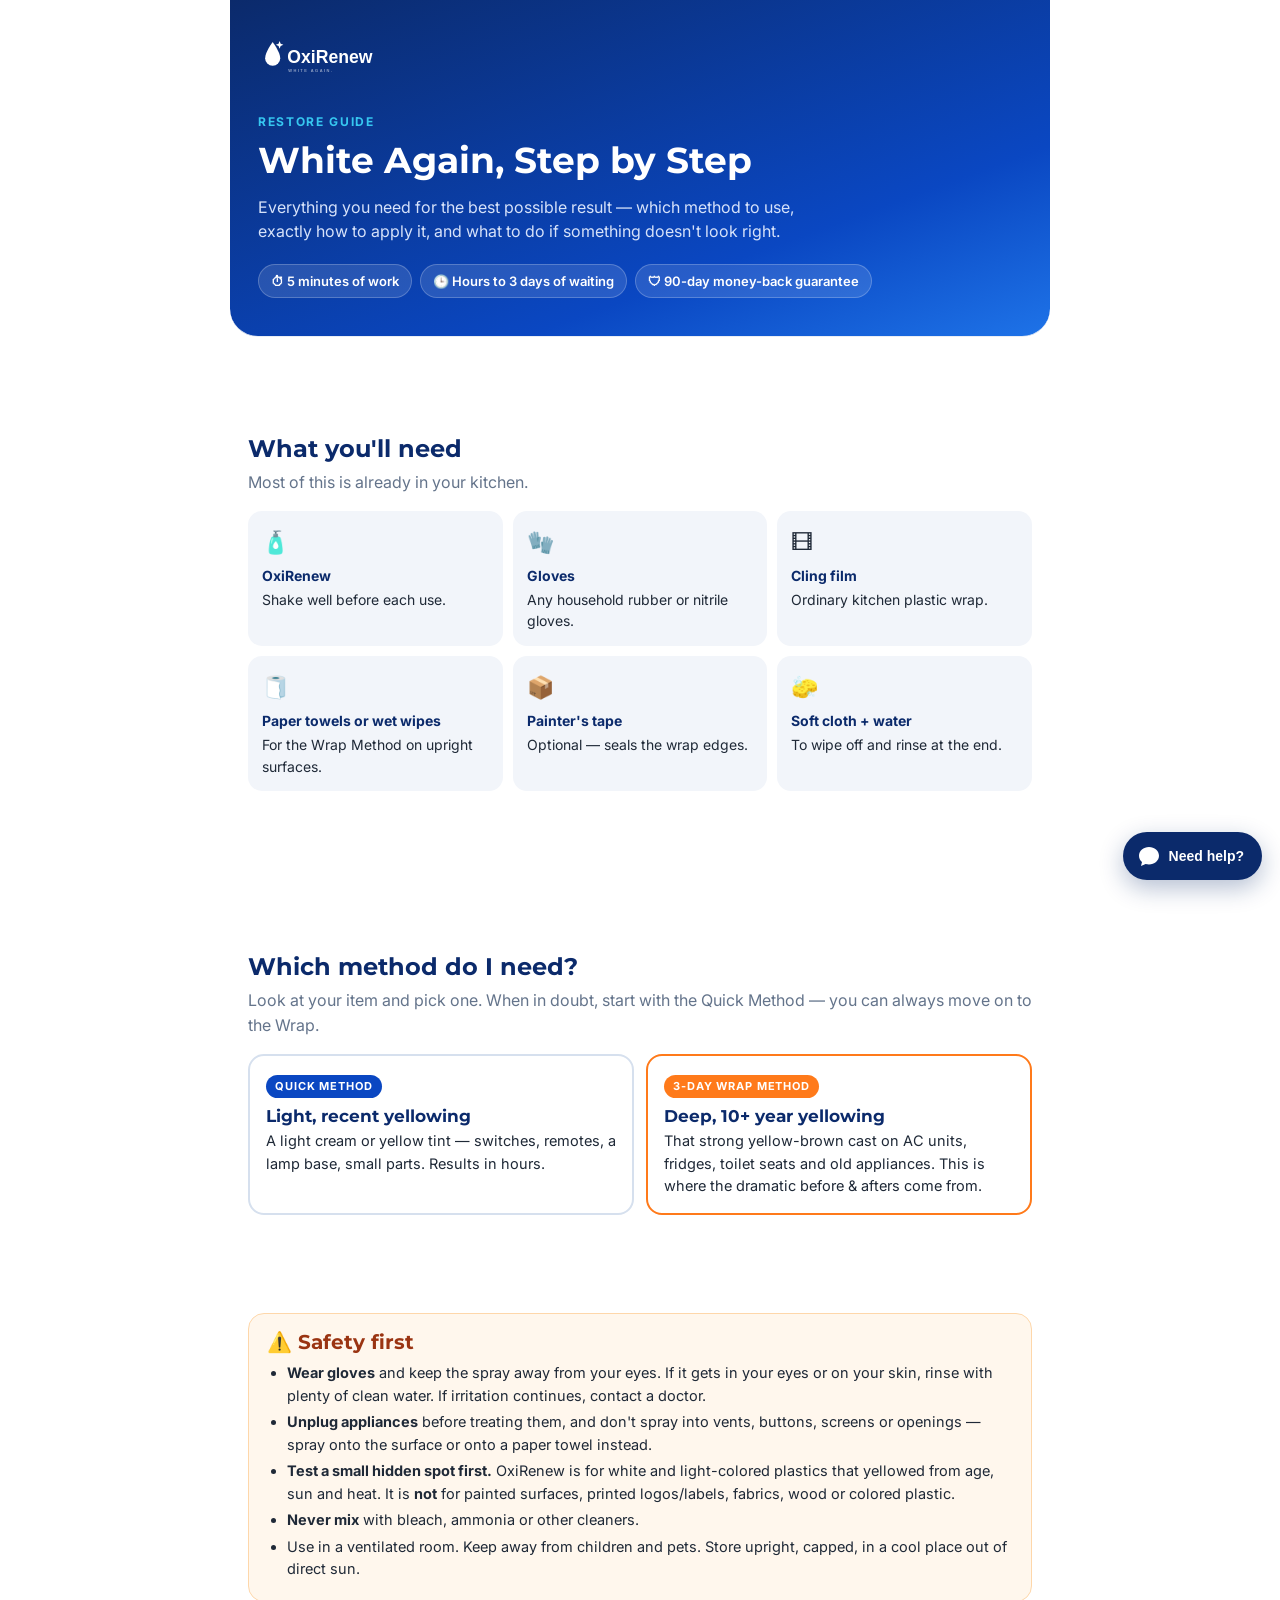
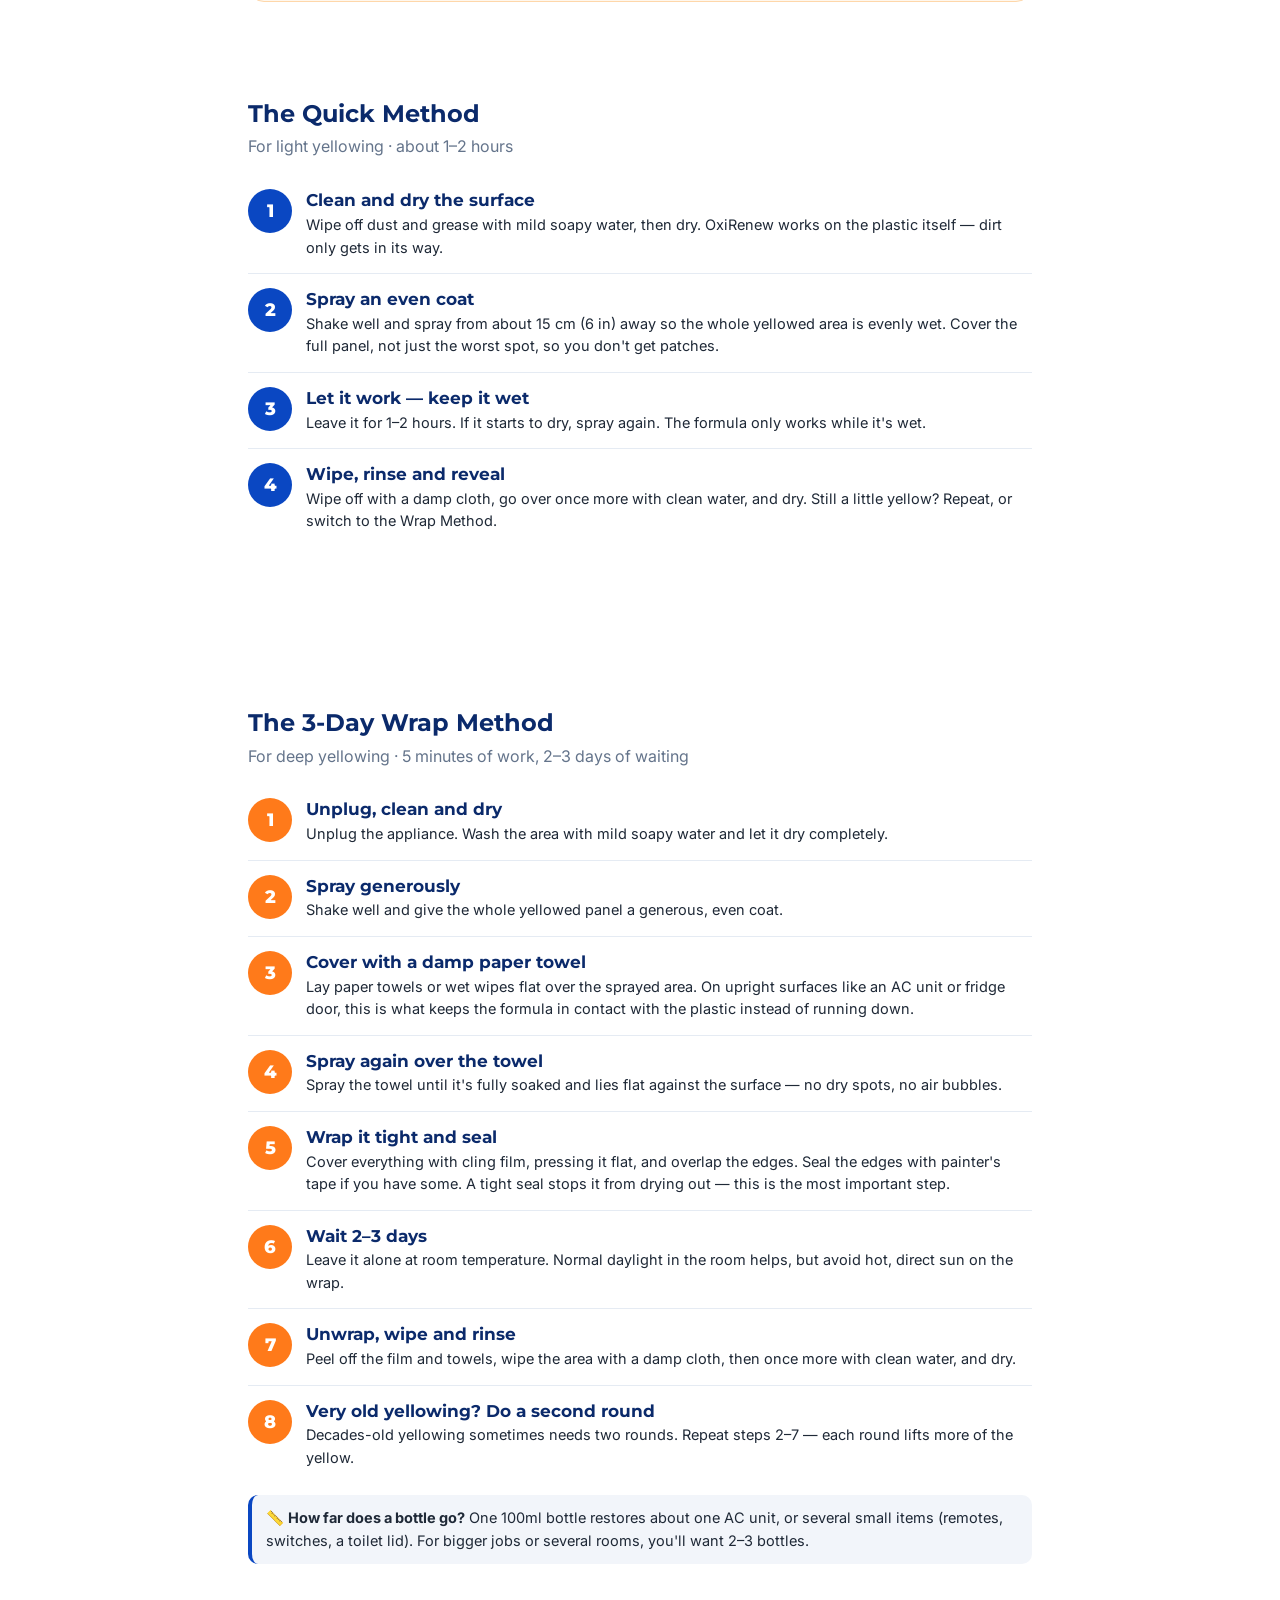
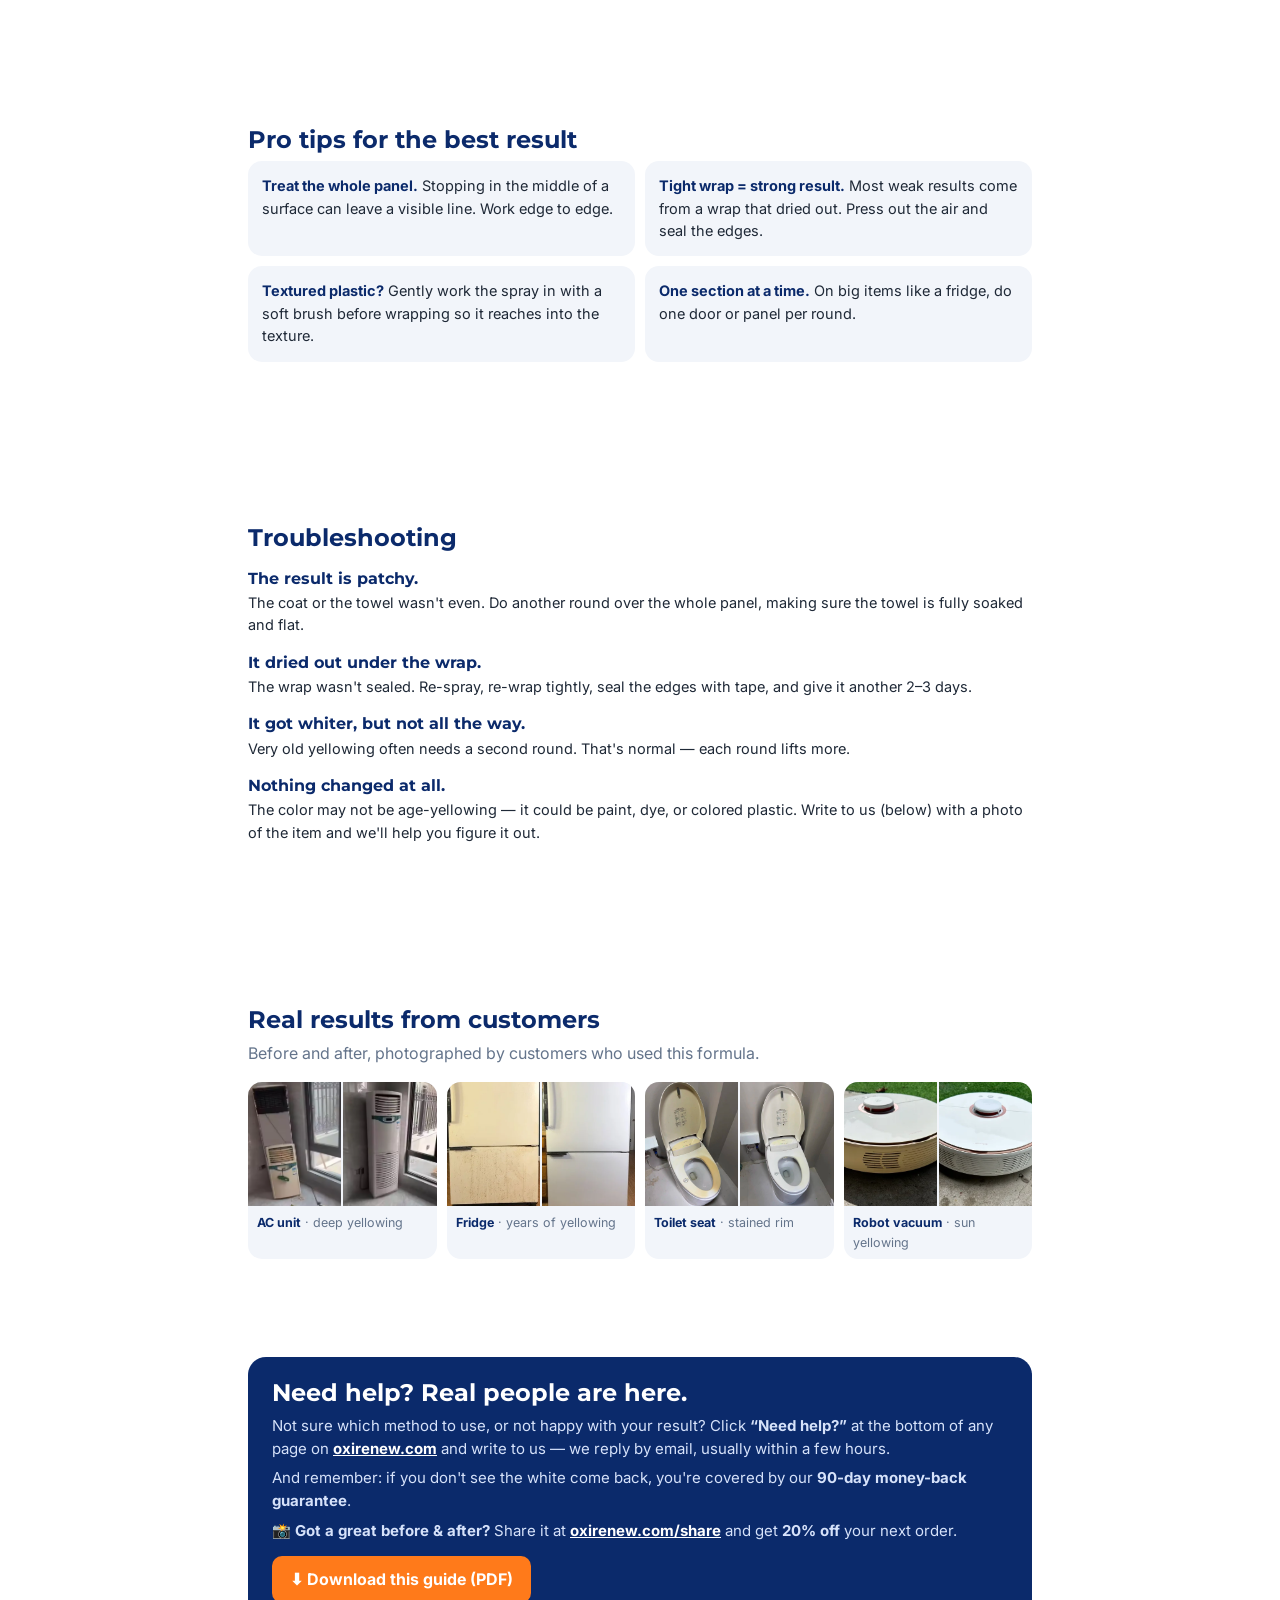
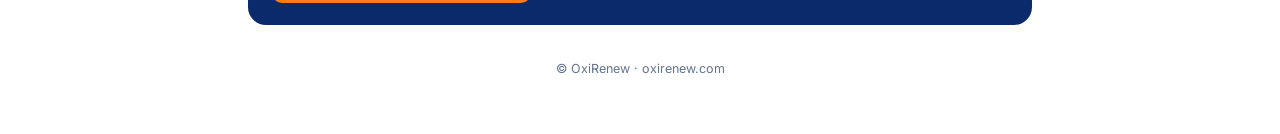
<file: guide/index.html>
<!doctype html>
<html lang="en">
<head>
<meta charset="utf-8">
<meta name="viewport" content="width=device-width, initial-scale=1">
<title>The OxiRenew Restore Guide — Step by Step</title>
<meta name="description" content="How to get the best result with OxiRenew: the Quick Method for light yellowing and the 3-Day Wrap Method for deep, 10+ year yellowing.">
<link rel="icon" type="image/svg+xml" href="../assets/icon.svg">
<link href="https://fonts.googleapis.com/css2?family=Montserrat:wght@700;800&family=Inter:wght@400;600;700&display=swap" rel="stylesheet">
<link rel="stylesheet" href="../styles.css">
<script>
(function(c,l,a,r,i,t,y){c[a]=c[a]||function(){(c[a].q=c[a].q||[]).push(arguments)};t=l.createElement(r);t.async=1;t.src="https://www.clarity.ms/tag/"+i;y=l.getElementsByTagName(r)[0];y.parentNode.insertBefore(t,y);})(window,document,"clarity","script","zficgr0hfk");
</script>
<style>
.g{max-width:820px;margin:0 auto;padding:0 18px 56px;color:var(--ink);font-family:'Inter',Arial,sans-serif;line-height:1.55}
.g h1,.g h2,.g h3{font-family:'Montserrat',Arial,sans-serif;color:var(--navy);line-height:1.2}
.g-cover{background:linear-gradient(160deg,var(--navy) 0%,var(--blue) 70%,#1E73E8 100%);color:#fff;border-radius:0 0 28px 28px;padding:34px 28px 38px;margin:0 -18px 34px}
.g-cover img.g-logo{height:46px;filter:brightness(0) invert(1);margin-bottom:26px}
.g-cover .g-eyebrow{font-size:12px;letter-spacing:.14em;font-weight:700;color:var(--cyan);text-transform:uppercase}
.g-cover h1{color:#fff;font-size:36px;margin:8px 0 12px}
.g-cover p{color:#D6E2FA;font-size:16px;margin:0;max-width:560px}
.g-cover .chips{display:flex;flex-wrap:wrap;gap:8px;margin-top:20px}
.g-cover .chips span{background:rgba(255,255,255,.12);border:1px solid rgba(255,255,255,.22);border-radius:999px;padding:6px 12px;font-size:13px;font-weight:600}
.g section{margin:0 0 34px}
.g-kit,.g-pick,.g-tips,.g-res,.g-safe,.g-help,.g-note,.g-faq h3{break-inside:avoid}
.g h2{font-size:24px;margin:0 0 6px}
.g .g-lead{color:var(--gray);margin:0 0 16px}
.g-kit{display:grid;grid-template-columns:repeat(3,1fr);gap:10px}
.g-kit div{background:var(--bg-soft);border-radius:14px;padding:14px;font-size:14px}
.g-kit b{display:block;color:var(--navy);margin-bottom:2px}
.g-kit .i{font-size:22px;display:block;margin-bottom:6px}
.g-safe{background:#FFF7ED;border:1px solid #FED7AA;border-radius:16px;padding:16px 18px}
.g-safe h2{color:#9A3412;font-size:20px}
.g-safe ul{margin:8px 0 0;padding-left:20px}
.g-safe li{margin:4px 0;font-size:14.5px}
.g-pick{display:grid;grid-template-columns:1fr 1fr;gap:12px}
.g-pick div{border:2px solid #D6E0EE;border-radius:16px;padding:16px}
.g-pick div.deep{border-color:var(--orange)}
.g-pick h3{font-size:17px;margin:0 0 4px}
.g-pick p{margin:0;font-size:14.5px}
.g-pick .g-tag{display:inline-block;font-size:11px;font-weight:700;letter-spacing:.08em;text-transform:uppercase;color:#fff;background:var(--blue);border-radius:999px;padding:3px 9px;margin-bottom:8px}
.g-pick .deep .g-tag{background:var(--orange)}
.g-steps{list-style:none;margin:0;padding:0;counter-reset:s}
.g-steps li{counter-increment:s;display:grid;grid-template-columns:44px 1fr;gap:14px;align-items:start;padding:14px 0;border-bottom:1px solid #E5EBF3;break-inside:avoid}
.g-steps li:last-child{border-bottom:none}
.g-steps li::before{content:counter(s);width:44px;height:44px;border-radius:50%;background:var(--blue);color:#fff;font:800 18px/44px 'Montserrat',Arial,sans-serif;text-align:center}
.g-steps.deep li::before{background:var(--orange)}
.g-steps h3{font-size:16.5px;margin:2px 0 3px}
.g-steps p{margin:0;font-size:14.5px}
.g-note{background:var(--bg-soft);border-left:4px solid var(--blue);border-radius:10px;padding:12px 14px;font-size:14.5px;margin-top:12px}
.g-tips{display:grid;grid-template-columns:1fr 1fr;gap:10px}
.g-tips div{background:var(--bg-soft);border-radius:14px;padding:14px;font-size:14.5px}
.g-tips b{color:var(--navy)}
.g-faq h3{font-size:16px;margin:16px 0 4px}
.g-faq p{margin:0;font-size:14.5px}
.g-res{display:grid;grid-template-columns:repeat(4,1fr);gap:10px}
.g-res figure{margin:0;background:var(--bg-soft);border-radius:14px;overflow:hidden}
.g-res .pair{display:grid;grid-template-columns:1fr 1fr;gap:2px}
.g-res img{width:100%;aspect-ratio:3/4;object-fit:cover;display:block}
.g-res figcaption{font-size:12.5px;padding:7px 9px;color:var(--gray)}
.g-res figcaption b{color:var(--navy)}
.g-help{background:var(--navy);color:#fff;border-radius:18px;padding:22px 24px}
.g-help h2{color:#fff}
.g-help p{color:#D6E2FA;margin:6px 0 0;font-size:15px}
.g-help a{color:#fff;font-weight:700}
.g-dl{display:inline-block;margin-top:14px;background:var(--orange);color:#fff !important;text-decoration:none;font-weight:700;border-radius:10px;padding:11px 18px}
.g-foot{text-align:center;color:var(--gray);font-size:12.5px;margin-top:28px}
@media (max-width:640px){
  .g-cover h1{font-size:28px}
  .g-kit{grid-template-columns:1fr 1fr}
  .g-pick,.g-tips{grid-template-columns:1fr}
  .g-res{grid-template-columns:1fr 1fr}
}
@media print{
  @page{size:A4;margin:12mm 12mm 14mm}
  body{background:#fff}
  .oxc,.g-dl,.no-print{display:none !important}
  .g{max-width:none;padding:0}
  .g-cover{margin:0 0 22px;border-radius:18px;-webkit-print-color-adjust:exact;print-color-adjust:exact}
  .g *{-webkit-print-color-adjust:exact;print-color-adjust:exact}
  .g section{margin-bottom:22px}
  .page-break{break-before:page}
  .keep{break-inside:avoid}
  .g h2,.g .g-lead,.g-faq h3{break-after:avoid}
  .g-steps li{padding:10px 0}
  .g section{margin-bottom:16px}
  .g-cover{padding:22px 24px 24px}
  .g-cover img.g-logo{height:36px;margin-bottom:14px}
  .g-cover h1{font-size:28px;margin:4px 0 8px}
  .g-cover .chips{margin-top:12px}
  .g-kit div{padding:10px 12px;font-size:13px}
  .g-kit .i{font-size:18px;margin-bottom:2px}
  .g h2{font-size:21px}
  .g .g-lead{margin-bottom:10px}
  .g-tips div{padding:10px 12px;font-size:13.5px}
  .g-faq p,.g-steps p{font-size:13.5px}
  .g-faq h3{margin-top:10px}
}
</style>
</head>
<body>
<main class="g">

  <header class="g-cover">
    <img class="g-logo" src="../assets/logo.svg" alt="OxiRenew">
    <div class="g-eyebrow">Restore Guide</div>
    <h1>White Again, Step by Step</h1>
    <p>Everything you need for the best possible result — which method to use, exactly how to apply it, and what to do if something doesn't look right.</p>
    <div class="chips"><span>⏱ 5 minutes of work</span><span>🕒 Hours to 3 days of waiting</span><span>🛡 90-day money-back guarantee</span></div>
  </header>

  <section>
    <h2>What you'll need</h2>
    <p class="g-lead">Most of this is already in your kitchen.</p>
    <div class="g-kit">
      <div><span class="i">🧴</span><b>OxiRenew</b>Shake well before each use.</div>
      <div><span class="i">🧤</span><b>Gloves</b>Any household rubber or nitrile gloves.</div>
      <div><span class="i">🎞</span><b>Cling film</b>Ordinary kitchen plastic wrap.</div>
      <div><span class="i">🧻</span><b>Paper towels or wet wipes</b>For the Wrap Method on upright surfaces.</div>
      <div><span class="i">📦</span><b>Painter's tape</b>Optional — seals the wrap edges.</div>
      <div><span class="i">🧽</span><b>Soft cloth + water</b>To wipe off and rinse at the end.</div>
    </div>
  </section>

  <section class="keep">
    <h2>Which method do I need?</h2>
    <p class="g-lead">Look at your item and pick one. When in doubt, start with the Quick Method — you can always move on to the Wrap.</p>
    <div class="g-pick">
      <div><span class="g-tag">Quick Method</span><h3>Light, recent yellowing</h3><p>A light cream or yellow tint — switches, remotes, a lamp base, small parts. Results in hours.</p></div>
      <div class="deep"><span class="g-tag">3-Day Wrap Method</span><h3>Deep, 10+ year yellowing</h3><p>That strong yellow-brown cast on AC units, fridges, toilet seats and old appliances. This is where the dramatic before &amp; afters come from.</p></div>
    </div>
  </section>

  <section class="g-safe">
    <h2>⚠️ Safety first</h2>
    <ul>
      <li><b>Wear gloves</b> and keep the spray away from your eyes. If it gets in your eyes or on your skin, rinse with plenty of clean water. If irritation continues, contact a doctor.</li>
      <li><b>Unplug appliances</b> before treating them, and don't spray into vents, buttons, screens or openings — spray onto the surface or onto a paper towel instead.</li>
      <li><b>Test a small hidden spot first.</b> OxiRenew is for white and light-colored plastics that yellowed from age, sun and heat. It is <b>not</b> for painted surfaces, printed logos/labels, fabrics, wood or colored plastic.</li>
      <li><b>Never mix</b> with bleach, ammonia or other cleaners.</li>
      <li>Use in a ventilated room. Keep away from children and pets. Store upright, capped, in a cool place out of direct sun.</li>
    </ul>
  </section>

  <section class="keep">
    <h2>The Quick Method</h2>
    <p class="g-lead">For light yellowing · about 1–2 hours</p>
    <ol class="g-steps">
      <li><div><h3>Clean and dry the surface</h3><p>Wipe off dust and grease with mild soapy water, then dry. OxiRenew works on the plastic itself — dirt only gets in its way.</p></div></li>
      <li><div><h3>Spray an even coat</h3><p>Shake well and spray from about 15 cm (6 in) away so the whole yellowed area is evenly wet. Cover the full panel, not just the worst spot, so you don't get patches.</p></div></li>
      <li><div><h3>Let it work — keep it wet</h3><p>Leave it for 1–2 hours. If it starts to dry, spray again. The formula only works while it's wet.</p></div></li>
      <li><div><h3>Wipe, rinse and reveal</h3><p>Wipe off with a damp cloth, go over once more with clean water, and dry. Still a little yellow? Repeat, or switch to the Wrap Method.</p></div></li>
    </ol>
  </section>

  <section>
    <h2>The 3-Day Wrap Method</h2>
    <p class="g-lead">For deep yellowing · 5 minutes of work, 2–3 days of waiting</p>
    <ol class="g-steps deep">
      <li><div><h3>Unplug, clean and dry</h3><p>Unplug the appliance. Wash the area with mild soapy water and let it dry completely.</p></div></li>
      <li><div><h3>Spray generously</h3><p>Shake well and give the whole yellowed panel a generous, even coat.</p></div></li>
      <li><div><h3>Cover with a damp paper towel</h3><p>Lay paper towels or wet wipes flat over the sprayed area. On upright surfaces like an AC unit or fridge door, this is what keeps the formula in contact with the plastic instead of running down.</p></div></li>
      <li><div><h3>Spray again over the towel</h3><p>Spray the towel until it's fully soaked and lies flat against the surface — no dry spots, no air bubbles.</p></div></li>
      <li><div><h3>Wrap it tight and seal</h3><p>Cover everything with cling film, pressing it flat, and overlap the edges. Seal the edges with painter's tape if you have some. A tight seal stops it from drying out — this is the most important step.</p></div></li>
      <li><div><h3>Wait 2–3 days</h3><p>Leave it alone at room temperature. Normal daylight in the room helps, but avoid hot, direct sun on the wrap.</p></div></li>
      <li><div><h3>Unwrap, wipe and rinse</h3><p>Peel off the film and towels, wipe the area with a damp cloth, then once more with clean water, and dry.</p></div></li>
      <li><div><h3>Very old yellowing? Do a second round</h3><p>Decades-old yellowing sometimes needs two rounds. Repeat steps 2–7 — each round lifts more of the yellow.</p></div></li>
    </ol>
    <div class="g-note">📏 <b>How far does a bottle go?</b> One 100ml bottle restores about one AC unit, or several small items (remotes, switches, a toilet lid). For bigger jobs or several rooms, you'll want 2–3 bottles.</div>
  </section>

  <section>
    <h2>Pro tips for the best result</h2>
    <div class="g-tips">
      <div><b>Treat the whole panel.</b> Stopping in the middle of a surface can leave a visible line. Work edge to edge.</div>
      <div><b>Tight wrap = strong result.</b> Most weak results come from a wrap that dried out. Press out the air and seal the edges.</div>
      <div><b>Textured plastic?</b> Gently work the spray in with a soft brush before wrapping so it reaches into the texture.</div>
      <div><b>One section at a time.</b> On big items like a fridge, do one door or panel per round.</div>
    </div>
  </section>

  <section class="g-faq">
    <h2>Troubleshooting</h2>
    <h3>The result is patchy.</h3>
    <p>The coat or the towel wasn't even. Do another round over the whole panel, making sure the towel is fully soaked and flat.</p>
    <h3>It dried out under the wrap.</h3>
    <p>The wrap wasn't sealed. Re-spray, re-wrap tightly, seal the edges with tape, and give it another 2–3 days.</p>
    <h3>It got whiter, but not all the way.</h3>
    <p>Very old yellowing often needs a second round. That's normal — each round lifts more.</p>
    <h3>Nothing changed at all.</h3>
    <p>The color may not be age-yellowing — it could be paint, dye, or colored plastic. Write to us (below) with a photo of the item and we'll help you figure it out.</p>
  </section>

  <section class="keep">
    <h2>Real results from customers</h2>
    <p class="g-lead">Before and after, photographed by customers who used this formula.</p>
    <div class="g-res">
      <figure><div class="pair"><img src="../assets/reviews/r04a.png" alt="AC unit before"><img src="../assets/reviews/r04b.png" alt="AC unit after"></div><figcaption><b>AC unit</b> · deep yellowing</figcaption></figure>
      <figure><div class="pair"><img src="../assets/reviews/r03a.png" alt="Fridge before"><img src="../assets/reviews/r03b.png" alt="Fridge after"></div><figcaption><b>Fridge</b> · years of yellowing</figcaption></figure>
      <figure><div class="pair"><img src="../assets/reviews/r18a.jpg" alt="Toilet seat before"><img src="../assets/reviews/r18b.jpg" alt="Toilet seat after"></div><figcaption><b>Toilet seat</b> · stained rim</figcaption></figure>
      <figure><div class="pair"><img src="../assets/reviews/r09a.png" alt="Robot vacuum before"><img src="../assets/reviews/r09b.png" alt="Robot vacuum after"></div><figcaption><b>Robot vacuum</b> · sun yellowing</figcaption></figure>
    </div>
  </section>

  <section class="g-help">
    <h2>Need help? Real people are here.</h2>
    <p>Not sure which method to use, or not happy with your result? Click <b>“Need help?”</b> at the bottom of any page on <a href="https://oxirenew.com">oxirenew.com</a> and write to us — we reply by email, usually within a few hours.</p>
    <p>And remember: if you don't see the white come back, you're covered by our <b>90-day money-back guarantee</b>.</p>
    <p>📸 <b>Got a great before &amp; after?</b> Share it at <a href="https://oxirenew.com/share/">oxirenew.com/share</a> and get <b>20% off</b> your next order.</p>
    <a class="g-dl" href="OxiRenew-Restore-Guide.pdf" download>⬇ Download this guide (PDF)</a>
  </section>

  <p class="g-foot">© OxiRenew · oxirenew.com</p>
</main>
<script src="../chat.js" defer></script>
</body>
</html>
</file>
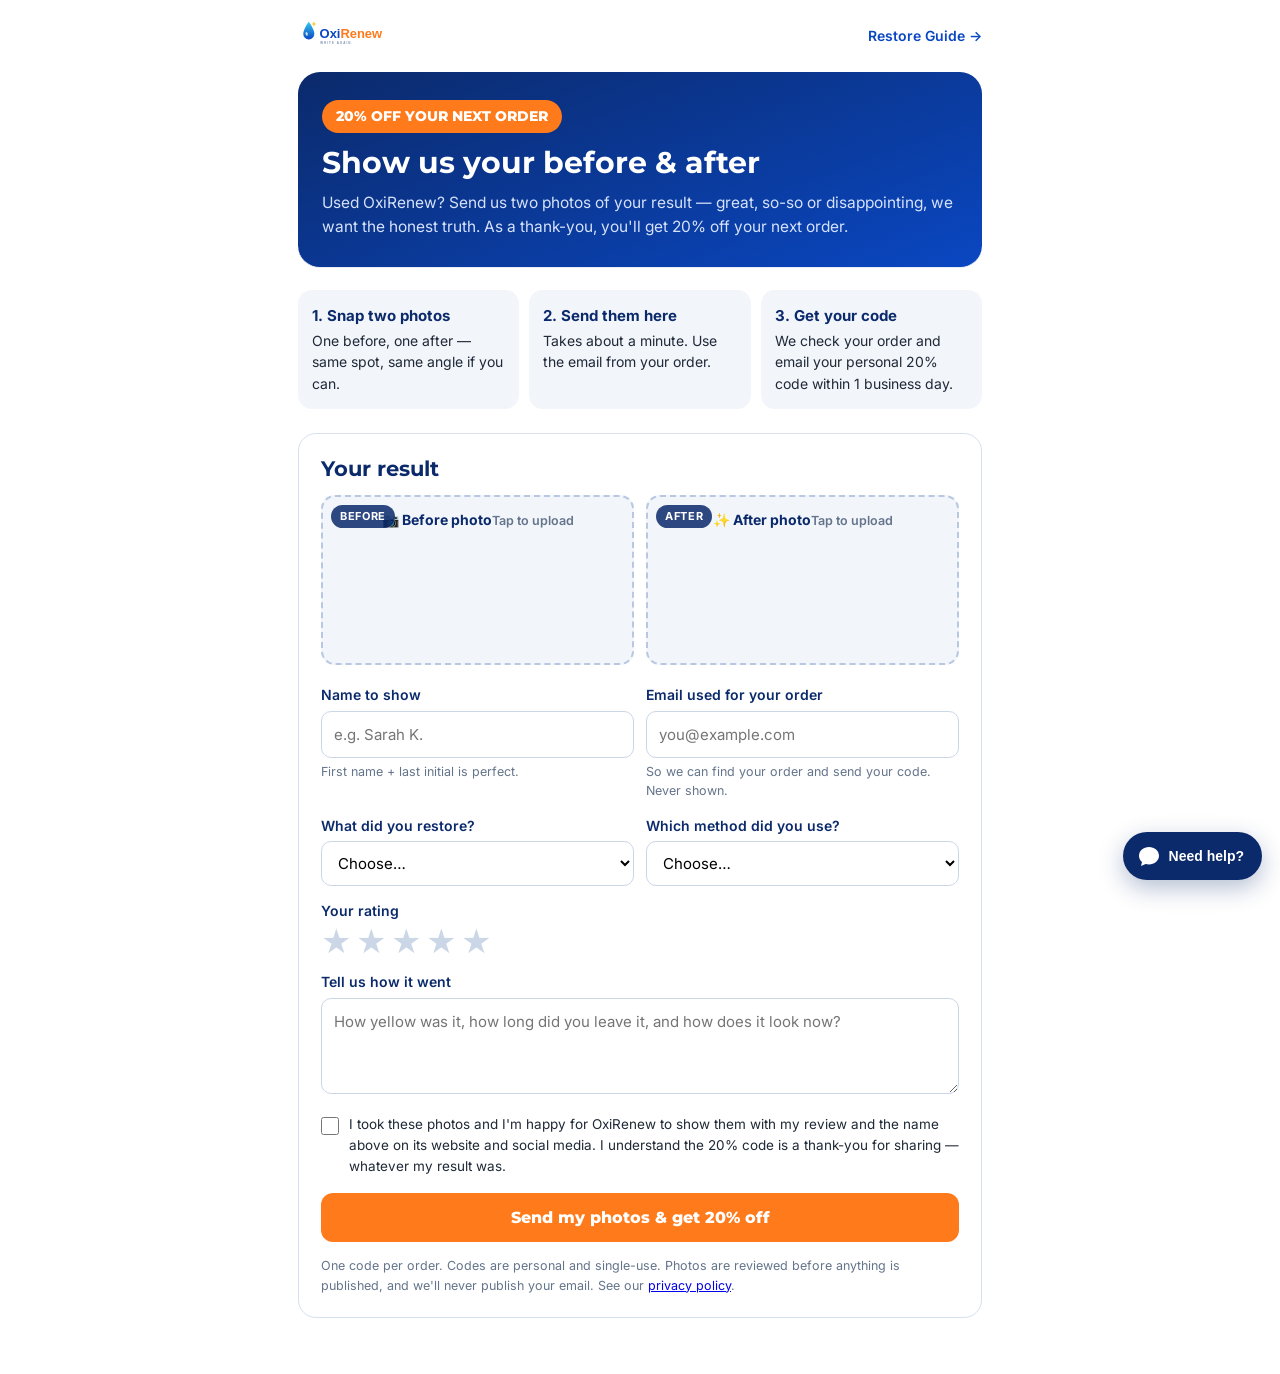
<file: share/index.html>
<!doctype html>
<html lang="en">
<head>
<meta charset="utf-8">
<meta name="viewport" content="width=device-width, initial-scale=1">
<title>Share Your Before &amp; After — Get 20% Off | OxiRenew</title>
<meta name="description" content="Used OxiRenew? Share your before & after photos and get 20% off your next order.">
<link rel="icon" type="image/svg+xml" href="../assets/icon.svg">
<link href="https://fonts.googleapis.com/css2?family=Montserrat:wght@700;800&family=Inter:wght@400;600;700&display=swap" rel="stylesheet">
<link rel="stylesheet" href="../styles.css">
<script>
(function(c,l,a,r,i,t,y){c[a]=c[a]||function(){(c[a].q=c[a].q||[]).push(arguments)};t=l.createElement(r);t.async=1;t.src="https://www.clarity.ms/tag/"+i;y=l.getElementsByTagName(r)[0];y.parentNode.insertBefore(t,y);})(window,document,"clarity","script","zficgr0hfk");
</script>
<style>
.sh{max-width:720px;margin:0 auto;padding:0 18px 56px;font-family:'Inter',Arial,sans-serif;color:var(--ink);line-height:1.55}
.sh h1,.sh h2{font-family:'Montserrat',Arial,sans-serif;color:var(--navy);line-height:1.2}
.sh-top{display:flex;justify-content:space-between;align-items:center;padding:16px 0}
.sh-top img{height:34px}
.sh-top a{color:var(--blue);font-weight:600;text-decoration:none;font-size:14px}
.sh-hero{background:linear-gradient(160deg,var(--navy),var(--blue));color:#fff;border-radius:22px;padding:28px 24px;margin-bottom:22px}
.sh-hero .sh-badge{display:inline-block;background:var(--orange);color:#fff;font-weight:800;font-family:'Montserrat',Arial,sans-serif;border-radius:999px;padding:6px 14px;font-size:14px;margin-bottom:12px}
.sh-hero h1{color:#fff;font-size:30px;margin:0 0 10px}
.sh-hero p{color:#D6E2FA;margin:0;font-size:15.5px}
.sh-how{display:grid;grid-template-columns:repeat(3,1fr);gap:10px;margin-bottom:24px}
.sh-how div{background:var(--bg-soft);border-radius:14px;padding:14px;font-size:14px}
.sh-how b{display:block;color:var(--navy);font-size:15px;margin-bottom:2px}
.sh-form{background:#fff;border:1px solid #D6E0EE;border-radius:18px;padding:22px}
.sh-form h2{font-size:21px;margin:0 0 14px}
.sh-row{display:grid;grid-template-columns:1fr 1fr;gap:12px}
.sh-f{margin-bottom:14px}
.sh-f label{display:block;font-weight:600;font-size:14px;margin-bottom:5px;color:var(--navy)}
.sh-f small{display:block;color:var(--gray);font-size:12.5px;margin-top:4px}
.sh-in{width:100%;border:1px solid #CBD6E6;border-radius:10px;padding:11px 12px;font:inherit;font-size:15px;background:#fff}
.sh-in:focus{outline:2px solid var(--blue);border-color:transparent}
textarea.sh-in{resize:vertical;min-height:96px}
.sh-photos{display:grid;grid-template-columns:1fr 1fr;gap:12px}
.sh-drop{position:relative;display:flex;flex-direction:column;align-items:center;justify-content:center;text-align:center;border:2px dashed #B9C8E2;border-radius:14px;min-height:170px;padding:12px;cursor:pointer;background:var(--bg-soft);overflow:hidden}
.sh-drop.has{border-style:solid;border-color:var(--blue)}
.sh-drop input{position:absolute;inset:0;opacity:0;cursor:pointer}
.sh-drop .t{font-weight:700;color:var(--navy)}
.sh-drop .s{font-size:12.5px;color:var(--gray)}
.sh-drop img{position:absolute;inset:0;width:100%;height:100%;object-fit:cover}
.sh-drop .lbl{position:absolute;left:8px;top:8px;z-index:2;background:rgba(11,42,107,.85);color:#fff;font-size:11px;font-weight:700;letter-spacing:.06em;border-radius:999px;padding:3px 9px}
.sh-stars{display:flex;gap:4px;flex-direction:row-reverse;justify-content:flex-end}
.sh-stars input{display:none}
.sh-stars label{font-size:30px;color:#CBD6E6;cursor:pointer;margin:0;line-height:1}
.sh-stars input:checked~label,.sh-stars label:hover,.sh-stars label:hover~label{color:#F5A524}
.sh-check{display:flex;gap:10px;align-items:flex-start;font-size:13.5px;margin:6px 0 16px}
.sh-check input{margin-top:3px;width:18px;height:18px;flex:none}
.sh-btn{width:100%;background:var(--orange);color:#fff;border:none;border-radius:12px;padding:15px;font-weight:800;font-size:16px;cursor:pointer;font-family:'Montserrat',Arial,sans-serif}
.sh-btn:hover{background:var(--orange-dark)}
.sh-btn:disabled{opacity:.7;cursor:default}
.sh-err{color:#B91C1C;font-size:13.5px;margin:10px 0 0}
.sh-err[hidden]{display:none}
.sh-hp{position:absolute;left:-9999px;width:1px;height:1px;opacity:0}
.sh-fine{color:var(--gray);font-size:12.5px;margin-top:14px}
@media (max-width:640px){
  .sh-hero h1{font-size:25px}
  .sh-how{grid-template-columns:1fr}
  .sh-row{grid-template-columns:1fr}
}
</style>
</head>
<body>
<main class="sh">
  <div class="sh-top">
    <a href="../index.html"><img src="../assets/logo.svg" alt="OxiRenew"></a>
    <a href="../guide/">Restore Guide →</a>
  </div>

  <header class="sh-hero">
    <span class="sh-badge">20% OFF YOUR NEXT ORDER</span>
    <h1>Show us your before &amp; after</h1>
    <p>Used OxiRenew? Send us two photos of your result — great, so-so or disappointing, we want the honest truth. As a thank-you, you'll get 20% off your next order.</p>
  </header>

  <div class="sh-how">
    <div><b>1. Snap two photos</b>One before, one after — same spot, same angle if you can.</div>
    <div><b>2. Send them here</b>Takes about a minute. Use the email from your order.</div>
    <div><b>3. Get your code</b>We check your order and email your personal 20% code within 1 business day.</div>
  </div>

  <form class="sh-form" id="share-form" action="https://formsubmit.co/ronosvaro@gmail.com" method="POST" enctype="multipart/form-data" novalidate>
    <h2>Your result</h2>
    <input type="hidden" name="_subject" value="OxiRenew customer before/after">
    <input type="hidden" name="_template" value="table">
    <input type="hidden" name="_captcha" value="false">
    <input type="hidden" name="_next" value="https://oxirenew.com/share/thanks.html">
    <input type="text" name="_honey" class="sh-hp" tabindex="-1" autocomplete="off">

    <div class="sh-photos sh-f">
      <label class="sh-drop" id="drop-before"><span class="lbl">BEFORE</span><span class="t">📷 Before photo</span><span class="s">Tap to upload</span><input type="file" name="before_photo" accept="image/*" required></label>
      <label class="sh-drop" id="drop-after"><span class="lbl">AFTER</span><span class="t">✨ After photo</span><span class="s">Tap to upload</span><input type="file" name="after_photo" accept="image/*" required></label>
    </div>

    <div class="sh-row">
      <div class="sh-f"><label for="f-name">Name to show</label><input class="sh-in" id="f-name" name="display_name" placeholder="e.g. Sarah K." maxlength="40" required><small>First name + last initial is perfect.</small></div>
      <div class="sh-f"><label for="f-email">Email used for your order</label><input class="sh-in" id="f-email" type="email" name="email" placeholder="you@example.com" autocomplete="email" required><small>So we can find your order and send your code. Never shown.</small></div>
    </div>

    <div class="sh-row">
      <div class="sh-f"><label for="f-item">What did you restore?</label>
        <select class="sh-in" id="f-item" name="item" required>
          <option value="">Choose…</option>
          <option>AC unit</option><option>Fridge / freezer</option><option>Toilet seat</option><option>Washing machine / dryer</option>
          <option>Kitchen appliance</option><option>Light switch / outlet</option><option>Remote / electronics</option><option>Game console / collectible</option>
          <option>Furniture</option><option>Car interior / headlight</option><option>Other</option>
        </select></div>
      <div class="sh-f"><label for="f-method">Which method did you use?</label>
        <select class="sh-in" id="f-method" name="method">
          <option value="">Choose…</option><option>Quick Method (spray &amp; wipe)</option><option>3-Day Wrap Method</option><option>Both / not sure</option>
        </select></div>
    </div>

    <div class="sh-f"><label>Your rating</label>
      <div class="sh-stars">
        <input type="radio" id="s5" name="rating" value="5"><label for="s5" title="5 stars">★</label>
        <input type="radio" id="s4" name="rating" value="4"><label for="s4" title="4 stars">★</label>
        <input type="radio" id="s3" name="rating" value="3"><label for="s3" title="3 stars">★</label>
        <input type="radio" id="s2" name="rating" value="2"><label for="s2" title="2 stars">★</label>
        <input type="radio" id="s1" name="rating" value="1"><label for="s1" title="1 star">★</label>
      </div>
    </div>

    <div class="sh-f"><label for="f-text">Tell us how it went</label><textarea class="sh-in" id="f-text" name="review" maxlength="1200" placeholder="How yellow was it, how long did you leave it, and how does it look now?" required></textarea></div>

    <label class="sh-check"><input type="checkbox" name="publish_consent" value="yes" required><span>I took these photos and I'm happy for OxiRenew to show them with my review and the name above on its website and social media. I understand the 20% code is a thank-you for sharing — whatever my result was.</span></label>

    <button class="sh-btn" type="submit">Send my photos &amp; get 20% off</button>
    <p class="sh-err" id="sh-err" hidden></p>
    <p class="sh-fine">One code per order. Codes are personal and single-use. Photos are reviewed before anything is published, and we'll never publish your email. See our <a href="../policies/privacy.html">privacy policy</a>.</p>
  </form>
</main>
<script>
(function(){
  const form=document.getElementById('share-form');
  const err=document.getElementById('sh-err');
  const MAX=1600, Q=0.82;

  // Downscale phone photos (often 4-10MB) so the upload is fast and stays under the 10MB limit.
  function shrink(file){
    return new Promise((resolve)=>{
      if(!file || !file.type.startsWith('image/')) return resolve(file);
      const img=new Image(); const url=URL.createObjectURL(file);
      img.onload=()=>{
        const s=Math.min(1, MAX/Math.max(img.width,img.height));
        const c=document.createElement('canvas'); c.width=Math.round(img.width*s); c.height=Math.round(img.height*s);
        c.getContext('2d').drawImage(img,0,0,c.width,c.height);
        c.toBlob(b=>{ URL.revokeObjectURL(url); if(!b) return resolve(file);
          resolve(new File([b], file.name.replace(/\.\w+$/,'')+'.jpg', {type:'image/jpeg'})); }, 'image/jpeg', Q);
      };
      img.onerror=()=>{ URL.revokeObjectURL(url); resolve(file); };
      img.src=url;
    });
  }

  document.querySelectorAll('.sh-drop input[type=file]').forEach(inp=>{
    inp.addEventListener('change', async ()=>{
      const drop=inp.closest('.sh-drop'); const f=inp.files[0]; if(!f) return;
      const small=await shrink(f);
      try{ const dt=new DataTransfer(); dt.items.add(small); inp.files=dt.files; }catch(_){}
      let prev=drop.querySelector('img'); if(!prev){ prev=document.createElement('img'); drop.appendChild(prev); }
      prev.src=URL.createObjectURL(inp.files[0]); drop.classList.add('has');
    });
  });

  form.addEventListener('submit',(e)=>{
    err.hidden=true;
    const bad=[...form.querySelectorAll('[required]')].find(el=> el.type==='checkbox'? !el.checked : el.type==='file'? !el.files.length : !String(el.value).trim());
    const emailOk=/^[^\s@]+@[^\s@]+\.[^\s@]+$/.test(form.email.value.trim());
    if(bad || !emailOk){
      e.preventDefault();
      err.textContent = bad && bad.type==='file' ? 'Please add both a before and an after photo.' :
        bad && bad.type==='checkbox' ? 'Please tick the box so we can share your photos.' :
        !emailOk && !(bad) ? 'Please enter the email you used for your order.' : 'Please fill in all the fields.';
      err.hidden=false; (bad||form.email).focus(); return;
    }
    const total=[...form.querySelectorAll('input[type=file]')].reduce((n,i)=>n+(i.files[0]?i.files[0].size:0),0);
    if(total>9.5*1024*1024){ e.preventDefault(); err.textContent='Those photos are too large — please try smaller ones.'; err.hidden=false; return; }
    if(form._honey.value){ e.preventDefault(); return; }
    const b=form.querySelector('.sh-btn'); b.disabled=true; b.textContent='Uploading… (a few seconds)';
    if(window.clarity) clarity('event','share_submit');
  });
})();
</script>
<script src="../chat.js" defer></script>
</body>
</html>
</file>
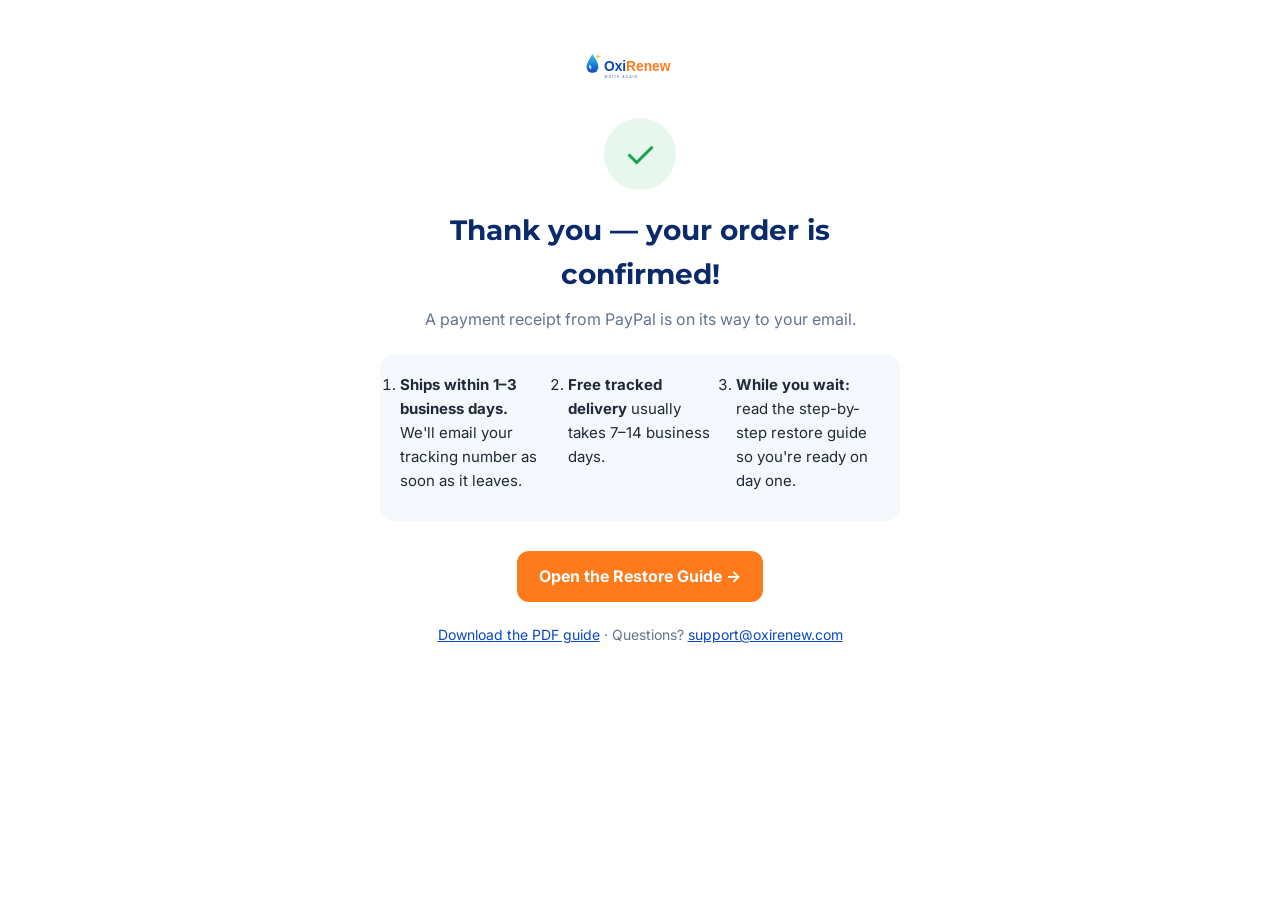
<file: thank-you.html>
<!doctype html>
<html lang="en">
<head>
<meta charset="utf-8">
<meta name="viewport" content="width=device-width, initial-scale=1">
<title>Order Confirmed | OxiRenew</title>
<meta name="robots" content="noindex">
<link rel="icon" type="image/svg+xml" href="assets/icon.svg">
<link href="https://fonts.googleapis.com/css2?family=Montserrat:wght@700;800&family=Inter:wght@400;600;700&display=swap" rel="stylesheet">
<link rel="stylesheet" href="styles.css?v=20261119g">
<style>
.ty{max-width:560px;margin:0 auto;padding:48px 20px 60px;text-align:center;font-family:'Inter',Arial,sans-serif;color:var(--ink)}
.ty .logo-img{height:36px;margin-bottom:26px}
.ty .ok{width:72px;height:72px;border-radius:50%;background:#E8F7EE;color:#16A34A;font-size:38px;line-height:72px;margin:0 auto 18px}
.ty h1{font-family:'Montserrat',Arial,sans-serif;color:var(--navy);font-size:28px;margin:0 0 10px}
.ty p{font-size:16px;color:var(--gray);margin:0 0 10px}
.ty .steps{text-align:left;background:#F5F8FD;border-radius:14px;padding:18px 20px;margin:22px 0}
.ty .steps li{margin:0 0 10px;font-size:15px}
.ty .steps li:last-child{margin:0}
.ty a.btn{display:inline-block;margin-top:8px;background:var(--orange);color:#fff;text-decoration:none;font-weight:700;border-radius:12px;padding:13px 22px}
.ty .small{font-size:14px;margin-top:22px}
.ty .small a{color:var(--blue)}
</style>
<!-- Meta Pixel -->
<script>
!function(f,b,e,v,n,t,s){if(f.fbq)return;n=f.fbq=function(){n.callMethod?
n.callMethod.apply(n,arguments):n.queue.push(arguments)};if(!f._fbq)f._fbq=n;
n.push=n;n.loaded=!0;n.version='2.0';n.queue=[];t=b.createElement(e);t.async=!0;
t.src=v;s=b.getElementsByTagName(e)[0];s.parentNode.insertBefore(t,s)}(window,
document,'script','https://connect.facebook.net/en_US/fbevents.js');
fbq('init', '1488652153125023');
fbq('track', 'PageView');
// Purchase: PayPal auto-returns buyers here after a successful payment.
// The pack + price were saved by app.js right before the buyer left for PayPal.
// Fire once per order, only for a checkout started in the last 3 hours.
(function () {
  try {
    var p = JSON.parse(localStorage.getItem('oxr_pending') || 'null');
    if (!p || !p.ts || Date.now() - p.ts > 3 * 3600 * 1000) return;
    if (localStorage.getItem('oxr_fired') === String(p.ts)) return;
    fbq('track', 'Purchase', { value: p.value, currency: 'USD', content_ids: [p.sku], content_type: 'product' }, { eventID: 'oxr-' + p.ts });
    localStorage.setItem('oxr_fired', String(p.ts));
    localStorage.removeItem('oxr_pending');
  } catch (e) {}
})();
</script>
<!-- Microsoft Clarity -->
<script>
(function(c,l,a,r,i,t,y){c[a]=c[a]||function(){(c[a].q=c[a].q||[]).push(arguments)};t=l.createElement(r);t.async=1;t.src="https://www.clarity.ms/tag/"+i;y=l.getElementsByTagName(r)[0];y.parentNode.insertBefore(t,y);})(window,document,"clarity","script","zficgr0hfk");
</script>
</head>
<body>
<main class="ty">
  <a href="index.html"><img class="logo-img" src="assets/logo.svg" alt="OxiRenew"></a>
  <div class="ok">&#10003;</div>
  <h1>Thank you &mdash; your order is confirmed!</h1>
  <p>A payment receipt from PayPal is on its way to your email.</p>
  <ol class="steps">
    <li><b>Ships within 1&ndash;3 business days.</b> We'll email your tracking number as soon as it leaves.</li>
    <li><b>Free tracked delivery</b> usually takes 7&ndash;14 business days.</li>
    <li><b>While you wait:</b> read the step-by-step restore guide so you're ready on day one.</li>
  </ol>
  <a class="btn" href="guide/">Open the Restore Guide &rarr;</a>
  <p class="small"><a href="guide/OxiRenew-Restore-Guide.pdf">Download the PDF guide</a> &middot; Questions? <a href="mailto:support@oxirenew.com">support@oxirenew.com</a></p>
</main>
</body>
</html>
</file>
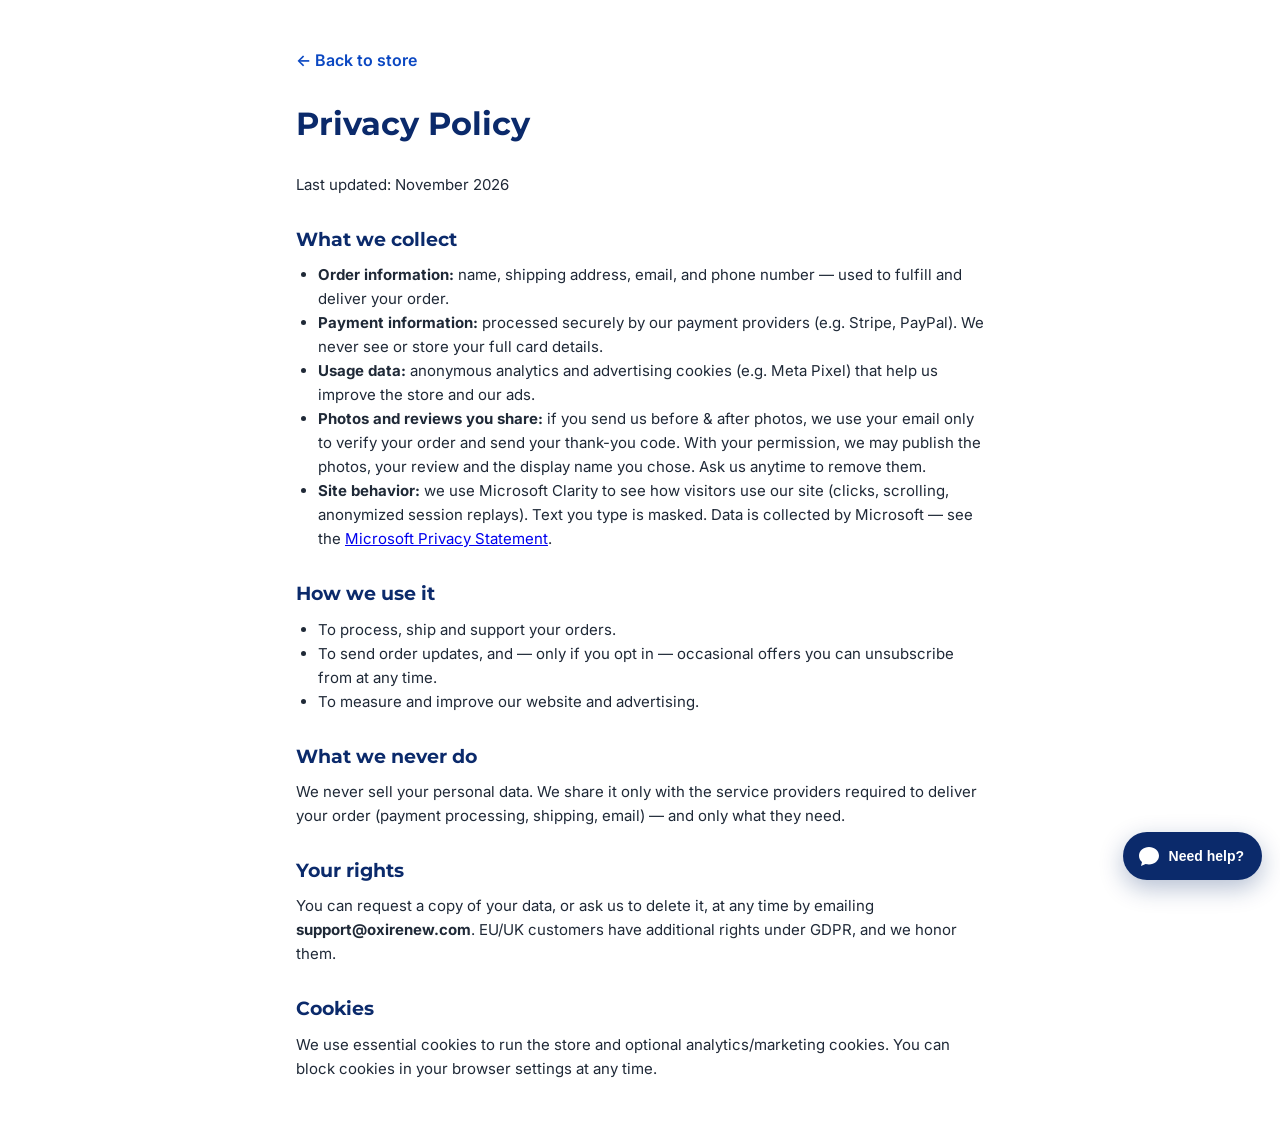
<file: policies/privacy.html>
<!doctype html>
<html lang="en">
<head>
<meta charset="utf-8"><meta name="viewport" content="width=device-width, initial-scale=1">
<title>Privacy Policy — OxiRenew</title>
<link rel="icon" type="image/svg+xml" href="../assets/icon.svg">
<link href="https://fonts.googleapis.com/css2?family=Montserrat:wght@700;800&family=Inter:wght@400;600&display=swap" rel="stylesheet">
<link rel="stylesheet" href="../styles.css">
<style>.policy{max-width:720px;margin:0 auto;padding:48px 16px}.policy h1{color:var(--navy);margin-bottom:24px}.policy h2{color:var(--navy);font-size:19px;margin:28px 0 8px}.policy p,.policy li{color:var(--ink);font-size:15px}.policy ul{padding-left:22px}.back{display:inline-block;margin-bottom:24px;color:var(--blue);font-weight:600;text-decoration:none}</style>
<script>
(function(c,l,a,r,i,t,y){c[a]=c[a]||function(){(c[a].q=c[a].q||[]).push(arguments)};t=l.createElement(r);t.async=1;t.src="https://www.clarity.ms/tag/"+i;y=l.getElementsByTagName(r)[0];y.parentNode.insertBefore(t,y);})(window,document,"clarity","script","zficgr0hfk");
</script>
</head>
<body>
<div class="policy">
  <a class="back" href="../index.html">← Back to store</a>
  <h1>Privacy Policy</h1>
  <p>Last updated: November 2026</p>
  <h2>What we collect</h2>
  <ul>
    <li><b>Order information:</b> name, shipping address, email, and phone number — used to fulfill and deliver your order.</li>
    <li><b>Payment information:</b> processed securely by our payment providers (e.g. Stripe, PayPal). We never see or store your full card details.</li>
    <li><b>Usage data:</b> anonymous analytics and advertising cookies (e.g. Meta Pixel) that help us improve the store and our ads.</li>
    <li><b>Photos and reviews you share:</b> if you send us before &amp; after photos, we use your email only to verify your order and send your thank-you code. With your permission, we may publish the photos, your review and the display name you chose. Ask us anytime to remove them.</li>
    <li><b>Site behavior:</b> we use Microsoft Clarity to see how visitors use our site (clicks, scrolling, anonymized session replays). Text you type is masked. Data is collected by Microsoft — see the <a href="https://privacy.microsoft.com/privacystatement" target="_blank" rel="noopener">Microsoft Privacy Statement</a>.</li>
  </ul>
  <h2>How we use it</h2>
  <ul>
    <li>To process, ship and support your orders.</li>
    <li>To send order updates, and — only if you opt in — occasional offers you can unsubscribe from at any time.</li>
    <li>To measure and improve our website and advertising.</li>
  </ul>
  <h2>What we never do</h2>
  <p>We never sell your personal data. We share it only with the service providers required to deliver your order (payment processing, shipping, email) — and only what they need.</p>
  <h2>Your rights</h2>
  <p>You can request a copy of your data, or ask us to delete it, at any time by emailing <b>support@oxirenew.com</b>. EU/UK customers have additional rights under GDPR, and we honor them.</p>
  <h2>Cookies</h2>
  <p>We use essential cookies to run the store and optional analytics/marketing cookies. You can block cookies in your browser settings at any time.</p>
</div>
<script src="../chat.js" defer></script>
</body>
</html>
</file>
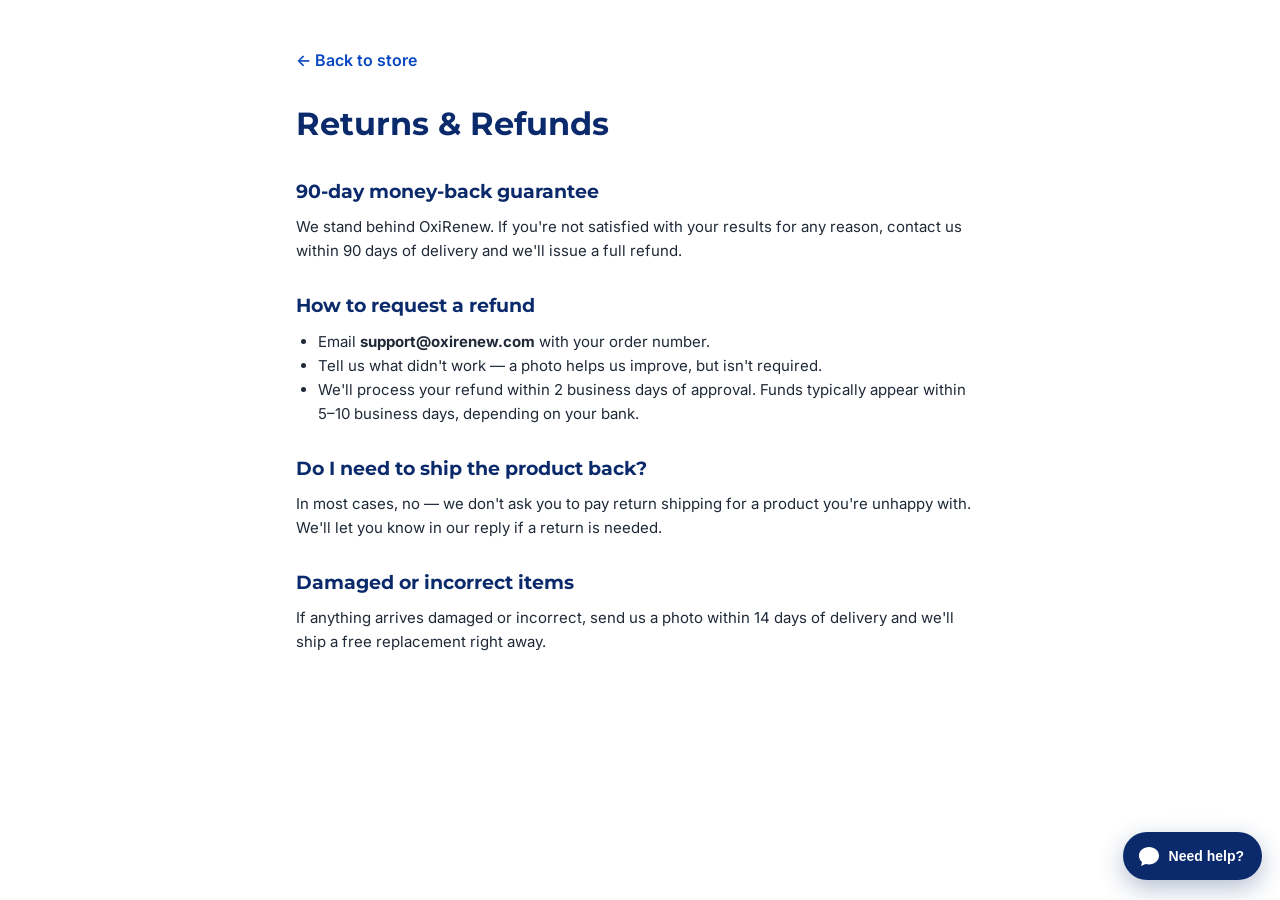
<file: policies/returns.html>
<!doctype html>
<html lang="en">
<head>
<meta charset="utf-8"><meta name="viewport" content="width=device-width, initial-scale=1">
<title>Returns &amp; Refunds — OxiRenew</title>
<link rel="icon" type="image/svg+xml" href="../assets/icon.svg">
<link href="https://fonts.googleapis.com/css2?family=Montserrat:wght@700;800&family=Inter:wght@400;600&display=swap" rel="stylesheet">
<link rel="stylesheet" href="../styles.css">
<style>.policy{max-width:720px;margin:0 auto;padding:48px 16px}.policy h1{color:var(--navy);margin-bottom:24px}.policy h2{color:var(--navy);font-size:19px;margin:28px 0 8px}.policy p,.policy li{color:var(--ink);font-size:15px}.policy ul{padding-left:22px}.back{display:inline-block;margin-bottom:24px;color:var(--blue);font-weight:600;text-decoration:none}</style>
<script>
(function(c,l,a,r,i,t,y){c[a]=c[a]||function(){(c[a].q=c[a].q||[]).push(arguments)};t=l.createElement(r);t.async=1;t.src="https://www.clarity.ms/tag/"+i;y=l.getElementsByTagName(r)[0];y.parentNode.insertBefore(t,y);})(window,document,"clarity","script","zficgr0hfk");
</script>
</head>
<body>
<div class="policy">
  <a class="back" href="../index.html">← Back to store</a>
  <h1>Returns &amp; Refunds</h1>
  <h2>90-day money-back guarantee</h2>
  <p>We stand behind OxiRenew. If you're not satisfied with your results for any reason, contact us within 90 days of delivery and we'll issue a full refund.</p>
  <h2>How to request a refund</h2>
  <ul>
    <li>Email <b>support@oxirenew.com</b> with your order number.</li>
    <li>Tell us what didn't work — a photo helps us improve, but isn't required.</li>
    <li>We'll process your refund within 2 business days of approval. Funds typically appear within 5–10 business days, depending on your bank.</li>
  </ul>
  <h2>Do I need to ship the product back?</h2>
  <p>In most cases, no — we don't ask you to pay return shipping for a product you're unhappy with. We'll let you know in our reply if a return is needed.</p>
  <h2>Damaged or incorrect items</h2>
  <p>If anything arrives damaged or incorrect, send us a photo within 14 days of delivery and we'll ship a free replacement right away.</p>
</div>
<script src="../chat.js" defer></script>
</body>
</html>
</file>
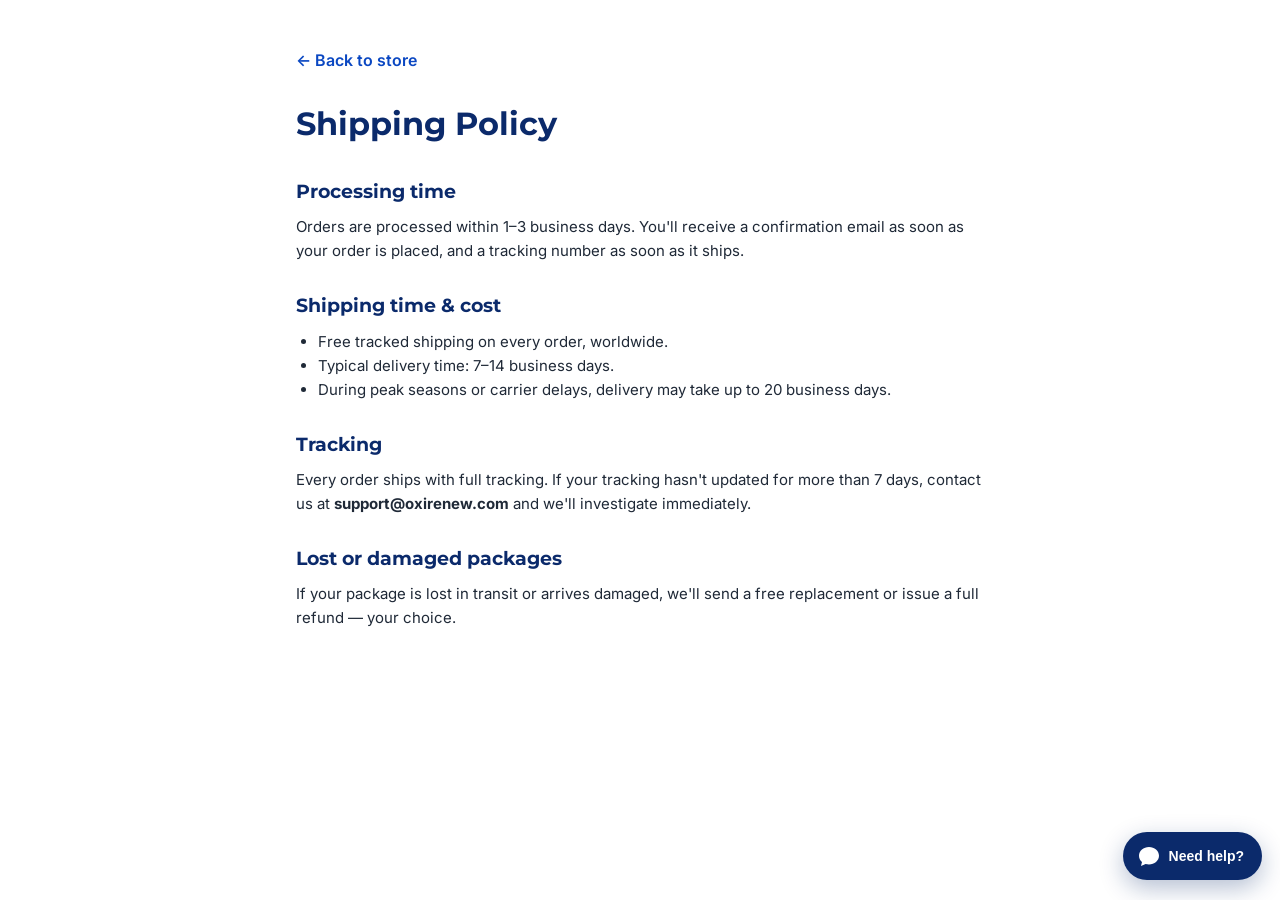
<file: policies/shipping.html>
<!doctype html>
<html lang="en">
<head>
<meta charset="utf-8"><meta name="viewport" content="width=device-width, initial-scale=1">
<title>Shipping Policy — OxiRenew</title>
<link rel="icon" type="image/svg+xml" href="../assets/icon.svg">
<link href="https://fonts.googleapis.com/css2?family=Montserrat:wght@700;800&family=Inter:wght@400;600&display=swap" rel="stylesheet">
<link rel="stylesheet" href="../styles.css">
<style>.policy{max-width:720px;margin:0 auto;padding:48px 16px}.policy h1{color:var(--navy);margin-bottom:24px}.policy h2{color:var(--navy);font-size:19px;margin:28px 0 8px}.policy p,.policy li{color:var(--ink);font-size:15px}.policy ul{padding-left:22px}.back{display:inline-block;margin-bottom:24px;color:var(--blue);font-weight:600;text-decoration:none}</style>
<script>
(function(c,l,a,r,i,t,y){c[a]=c[a]||function(){(c[a].q=c[a].q||[]).push(arguments)};t=l.createElement(r);t.async=1;t.src="https://www.clarity.ms/tag/"+i;y=l.getElementsByTagName(r)[0];y.parentNode.insertBefore(t,y);})(window,document,"clarity","script","zficgr0hfk");
</script>
</head>
<body>
<div class="policy">
  <a class="back" href="../index.html">← Back to store</a>
  <h1>Shipping Policy</h1>
  <h2>Processing time</h2>
  <p>Orders are processed within 1–3 business days. You'll receive a confirmation email as soon as your order is placed, and a tracking number as soon as it ships.</p>
  <h2>Shipping time &amp; cost</h2>
  <ul>
    <li>Free tracked shipping on every order, worldwide.</li>
    <li>Typical delivery time: 7–14 business days.</li>
    <li>During peak seasons or carrier delays, delivery may take up to 20 business days.</li>
  </ul>
  <h2>Tracking</h2>
  <p>Every order ships with full tracking. If your tracking hasn't updated for more than 7 days, contact us at <b>support@oxirenew.com</b> and we'll investigate immediately.</p>
  <h2>Lost or damaged packages</h2>
  <p>If your package is lost in transit or arrives damaged, we'll send a free replacement or issue a full refund — your choice.</p>
</div>
<script src="../chat.js" defer></script>
</body>
</html>
</file>
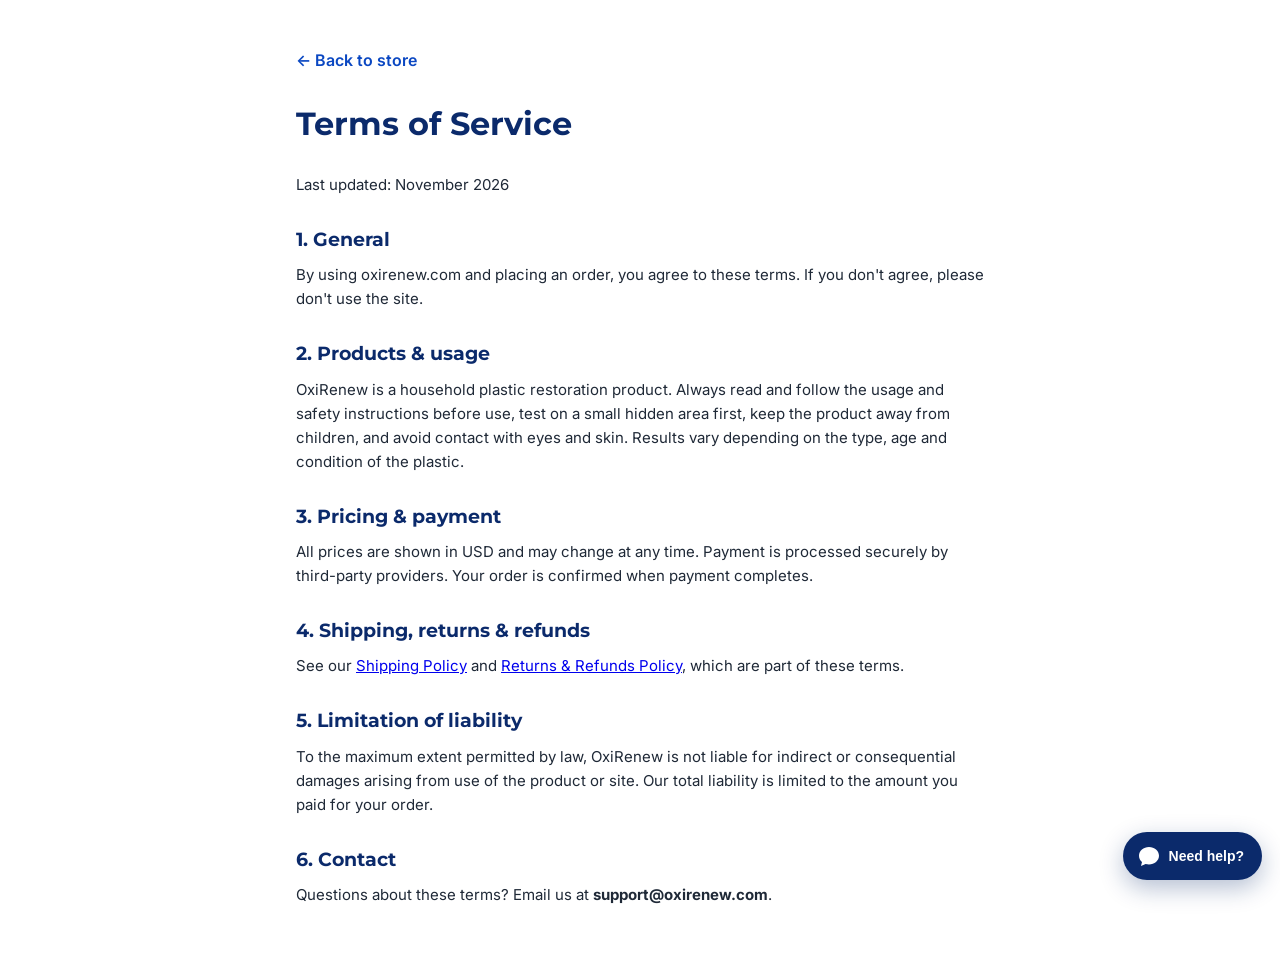
<file: policies/terms.html>
<!doctype html>
<html lang="en">
<head>
<meta charset="utf-8"><meta name="viewport" content="width=device-width, initial-scale=1">
<title>Terms of Service — OxiRenew</title>
<link rel="icon" type="image/svg+xml" href="../assets/icon.svg">
<link href="https://fonts.googleapis.com/css2?family=Montserrat:wght@700;800&family=Inter:wght@400;600&display=swap" rel="stylesheet">
<link rel="stylesheet" href="../styles.css">
<style>.policy{max-width:720px;margin:0 auto;padding:48px 16px}.policy h1{color:var(--navy);margin-bottom:24px}.policy h2{color:var(--navy);font-size:19px;margin:28px 0 8px}.policy p,.policy li{color:var(--ink);font-size:15px}.policy ul{padding-left:22px}.back{display:inline-block;margin-bottom:24px;color:var(--blue);font-weight:600;text-decoration:none}</style>
<script>
(function(c,l,a,r,i,t,y){c[a]=c[a]||function(){(c[a].q=c[a].q||[]).push(arguments)};t=l.createElement(r);t.async=1;t.src="https://www.clarity.ms/tag/"+i;y=l.getElementsByTagName(r)[0];y.parentNode.insertBefore(t,y);})(window,document,"clarity","script","zficgr0hfk");
</script>
</head>
<body>
<div class="policy">
  <a class="back" href="../index.html">← Back to store</a>
  <h1>Terms of Service</h1>
  <p>Last updated: November 2026</p>
  <h2>1. General</h2>
  <p>By using oxirenew.com and placing an order, you agree to these terms. If you don't agree, please don't use the site.</p>
  <h2>2. Products &amp; usage</h2>
  <p>OxiRenew is a household plastic restoration product. Always read and follow the usage and safety instructions before use, test on a small hidden area first, keep the product away from children, and avoid contact with eyes and skin. Results vary depending on the type, age and condition of the plastic.</p>
  <h2>3. Pricing &amp; payment</h2>
  <p>All prices are shown in USD and may change at any time. Payment is processed securely by third-party providers. Your order is confirmed when payment completes.</p>
  <h2>4. Shipping, returns &amp; refunds</h2>
  <p>See our <a href="shipping.html">Shipping Policy</a> and <a href="returns.html">Returns &amp; Refunds Policy</a>, which are part of these terms.</p>
  <h2>5. Limitation of liability</h2>
  <p>To the maximum extent permitted by law, OxiRenew is not liable for indirect or consequential damages arising from use of the product or site. Our total liability is limited to the amount you paid for your order.</p>
  <h2>6. Contact</h2>
  <p>Questions about these terms? Email us at <b>support@oxirenew.com</b>.</p>
</div>
<script src="../chat.js" defer></script>
</body>
</html>
</file>
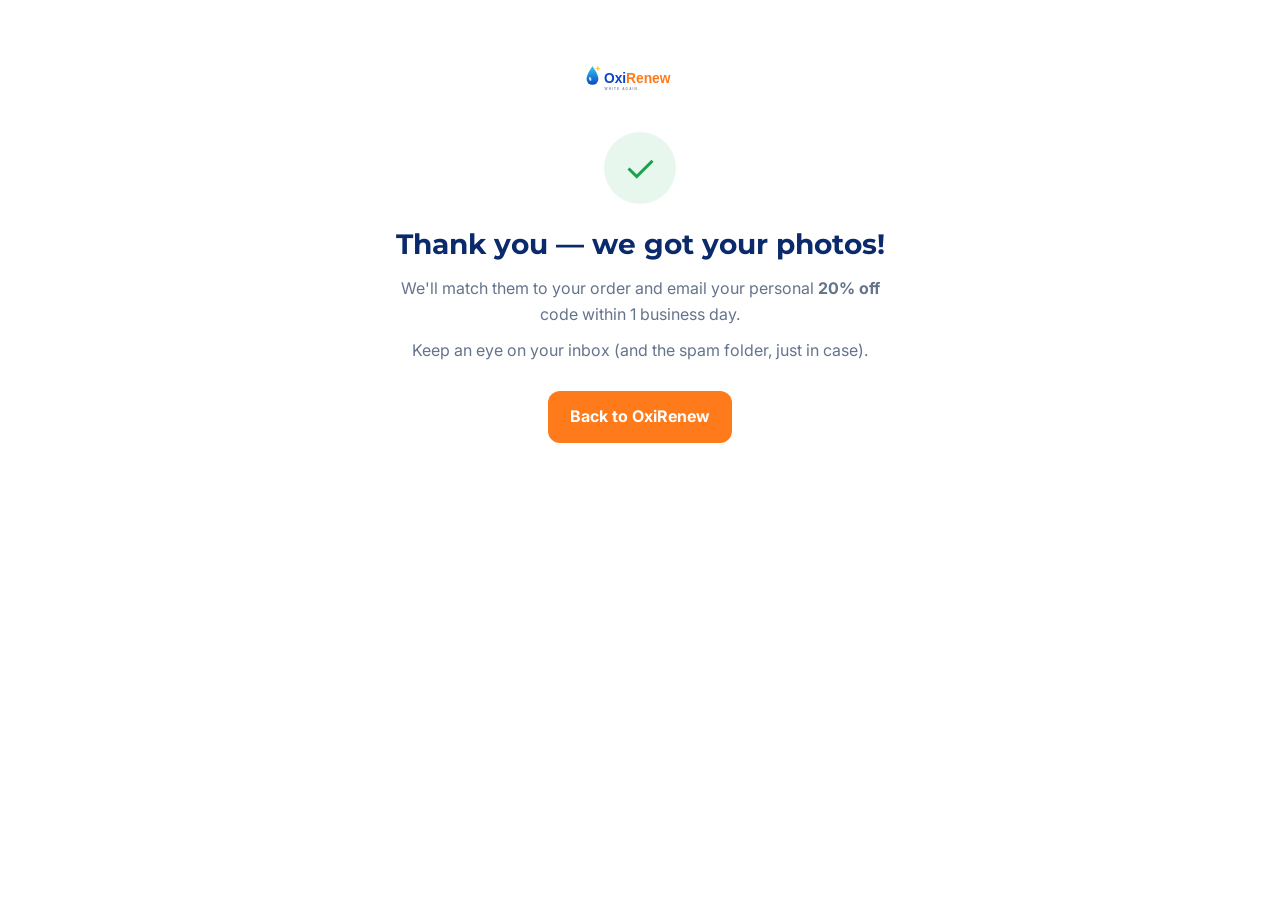
<file: share/thanks.html>
<!doctype html>
<html lang="en">
<head>
<meta charset="utf-8">
<meta name="viewport" content="width=device-width, initial-scale=1">
<title>Thank You! | OxiRenew</title>
<meta name="robots" content="noindex">
<link rel="icon" type="image/svg+xml" href="../assets/icon.svg">
<link href="https://fonts.googleapis.com/css2?family=Montserrat:wght@700;800&family=Inter:wght@400;600;700&display=swap" rel="stylesheet">
<link rel="stylesheet" href="../styles.css">
<style>
.ty{max-width:560px;margin:0 auto;padding:60px 20px;text-align:center;font-family:'Inter',Arial,sans-serif;color:var(--ink)}
.ty img{height:36px;margin-bottom:28px}
.ty .ok{width:72px;height:72px;border-radius:50%;background:#E8F7EE;color:#16A34A;font-size:38px;line-height:72px;margin:0 auto 18px}
.ty h1{font-family:'Montserrat',Arial,sans-serif;color:var(--navy);font-size:28px;margin:0 0 10px}
.ty p{font-size:16px;color:var(--gray);margin:0 0 10px}
.ty a.btn{display:inline-block;margin-top:18px;background:var(--orange);color:#fff;text-decoration:none;font-weight:700;border-radius:12px;padding:13px 22px}
</style>
</head>
<body>
<main class="ty">
  <a href="../index.html"><img src="../assets/logo.svg" alt="OxiRenew"></a>
  <div class="ok">✓</div>
  <h1>Thank you — we got your photos!</h1>
  <p>We'll match them to your order and email your personal <b>20% off</b> code within 1 business day.</p>
  <p>Keep an eye on your inbox (and the spam folder, just in case).</p>
  <a class="btn" href="../index.html">Back to OxiRenew</a>
</main>
</body>
</html>
</file>
<file: styles.css>
:root{
  --blue:#0A47C2;
  --orange:#FF7A1A;
  --orange-dark:#E5650A;
  --cyan:#36C7F0;
  --navy:#0B2A6B;
  --ink:#1F2937;
  --gray:#64748B;
  --bg:#FFFFFF;
  --bg-soft:#F2F5FA;
  --yellow:#E8C765;
  --radius:16px;
}
*{box-sizing:border-box;margin:0;padding:0}
html{scroll-behavior:smooth}
body{font-family:'Inter',Arial,sans-serif;color:var(--ink);background:var(--bg);line-height:1.6}
h1,h2,h3,.mont{font-family:'Montserrat',Arial,sans-serif}
img,svg{max-width:100%}
.container{max-width:1080px;margin:0 auto;padding:0 16px}
section{padding:64px 0}

/* top bar */
.topbar{background:var(--navy);color:#fff;text-align:center;font-size:13px;padding:8px 16px;font-weight:600}
.topbar b{color:#FFC93C}

/* header */
header{position:relative;background:rgba(255,255,255,.95);backdrop-filter:blur(8px);border-bottom:1px solid #E8EDF5;z-index:50}
.header-in{display:flex;align-items:center;justify-content:space-between;padding:10px 16px;max-width:1080px;margin:0 auto}
.logo svg{height:36px;width:auto;display:block}
.header-cta{background:var(--orange);color:#fff;font-weight:700;font-size:14px;padding:10px 20px;border-radius:999px;text-decoration:none;white-space:nowrap}
.header-cta:hover{background:var(--orange-dark)}

/* hero */
.hero{background:linear-gradient(180deg,#EAF4FF 0%,#fff 100%);padding:56px 0 48px}
.hero-grid{display:grid;grid-template-columns:1.1fr .9fr;gap:40px;align-items:center}
.eyebrow{display:inline-block;background:#E0EDFF;color:var(--blue);font-weight:700;font-size:12px;letter-spacing:2px;padding:6px 14px;border-radius:999px;margin-bottom:16px}
.hero h1{font-size:clamp(32px,5vw,52px);font-weight:800;color:var(--navy);line-height:1.15;margin-bottom:16px}
.hero h1 em{font-style:normal;color:var(--orange)}
.hero p.lead{font-size:18px;color:var(--gray);margin-bottom:24px;max-width:480px}
.cta-btn{display:inline-block;background:var(--orange);color:#fff;font-family:'Montserrat';font-weight:800;font-size:18px;padding:16px 36px;border-radius:999px;text-decoration:none;border:none;cursor:pointer;box-shadow:0 8px 24px rgba(255,122,26,.35);transition:transform .15s}
.cta-btn:hover{transform:translateY(-2px);background:var(--orange-dark)}
.cta-sub{font-size:13px;color:var(--gray);margin-top:10px}
.trust-row{display:flex;gap:20px;flex-wrap:wrap;margin-top:28px;font-size:13.5px;font-weight:600;color:var(--navy)}
.trust-row span{display:flex;align-items:center;gap:6px}
.stars{color:#FFB400;letter-spacing:1px}

/* ba slider visual */
.ba-card{background:#fff;border-radius:var(--radius);box-shadow:0 10px 40px rgba(11,42,107,.12);overflow:hidden}
.ba-label{display:flex;justify-content:space-between;padding:10px 16px;font-weight:800;font-size:12px;letter-spacing:2px}
.ba-label .b{color:#B45309}.ba-label .a{color:var(--blue)}

/* sections */
.sec-title{font-size:clamp(26px,4vw,38px);font-weight:800;color:var(--navy);text-align:center;margin-bottom:10px}
.sec-sub{text-align:center;color:var(--gray);max-width:560px;margin:0 auto 40px;font-size:16px}
.soft{background:var(--bg-soft)}

/* steps */
.steps{display:grid;grid-template-columns:repeat(3,1fr);gap:24px}
.step{background:#fff;border-radius:var(--radius);padding:28px;text-align:center;box-shadow:0 2px 12px rgba(11,42,107,.07)}
.step .num{width:44px;height:44px;border-radius:50%;background:var(--blue);color:#fff;font-family:'Montserrat';font-weight:800;font-size:20px;display:flex;align-items:center;justify-content:center;margin:0 auto 16px}
.step h3{font-size:18px;color:var(--navy);margin-bottom:8px}
.step p{font-size:14.5px;color:var(--gray)}
.protip{max-width:640px;margin:32px auto 0;background:#FFF7ED;border:1px solid #FED7AA;border-radius:12px;padding:16px 20px;font-size:14.5px}
.protip b{color:var(--orange-dark)}

/* before after gallery */
.ba-grid{display:grid;grid-template-columns:repeat(3,1fr);gap:24px}
.ba-item{border-radius:var(--radius);overflow:hidden;box-shadow:0 2px 12px rgba(11,42,107,.07);background:#fff}
.ba-item .caption{padding:14px 16px;font-size:14px;font-weight:600;color:var(--navy)}

/* science */
.science-grid{display:grid;grid-template-columns:1fr 1fr;gap:40px;align-items:center}
.science ul{list-style:none;margin-top:16px}
.science li{padding:10px 0 10px 34px;position:relative;font-size:15.5px}
.science li::before{content:"✓";position:absolute;left:0;top:10px;width:24px;height:24px;border-radius:50%;background:#DCFCE7;color:#15803D;font-weight:800;display:flex;align-items:center;justify-content:center;font-size:13px}

/* offer */
.offer{background:var(--navy)}
.offer .sec-title,.offer .sec-sub{color:#fff}
.offer .sec-sub{opacity:.75}
.bundles{display:grid;grid-template-columns:repeat(3,1fr);gap:20px;max-width:900px;margin:0 auto}
.bundle{background:#fff;border-radius:var(--radius);padding:28px 22px;text-align:center;position:relative;cursor:pointer;border:3px solid transparent;transition:transform .15s}
.bundle:hover{transform:translateY(-4px)}
.bundle.selected{border-color:var(--orange)}
.bundle .tag{position:absolute;top:-14px;left:50%;transform:translateX(-50%);background:var(--orange);color:#fff;font-size:11.5px;font-weight:800;letter-spacing:1.5px;padding:5px 14px;border-radius:999px;white-space:nowrap}
.bundle h3{font-size:17px;color:var(--navy);margin-bottom:4px}
.bundle .qty-note{font-size:12.5px;color:var(--gray);margin-bottom:12px}
.bundle .price{font-family:'Montserrat';font-weight:800;font-size:34px;color:var(--navy)}
.bundle .was{font-size:15px;color:#94A3B8;text-decoration:line-through;margin-left:6px}
.bundle .per{font-size:12.5px;color:var(--gray);margin-top:2px}
.bundle .save{display:inline-block;margin-top:10px;background:#DCFCE7;color:#15803D;font-size:12px;font-weight:700;padding:4px 12px;border-radius:999px}
.offer-cta{text-align:center;margin-top:36px}
.offer-note{color:#9FB4DE;font-size:13px;margin-top:12px}

/* reviews */
.reviews-grid{display:grid;grid-template-columns:repeat(3,1fr);gap:24px}
.review{background:#fff;border-radius:var(--radius);padding:24px;box-shadow:0 2px 12px rgba(11,42,107,.07)}
.review .stars{margin-bottom:10px;font-size:15px}
.review p{font-size:14.5px;margin-bottom:12px}
.review .who{font-size:13px;color:var(--gray);font-weight:600}
.review .who b{color:#15803D}

/* faq */
.faq{max-width:720px;margin:0 auto}
.faq-item{background:#fff;border-radius:12px;margin-bottom:12px;box-shadow:0 1px 6px rgba(11,42,107,.06);overflow:hidden}
.faq-q{width:100%;text-align:left;background:none;border:none;padding:18px 20px;font-family:'Montserrat';font-weight:700;font-size:15.5px;color:var(--navy);cursor:pointer;display:flex;justify-content:space-between;align-items:center;gap:12px}
.faq-q::after{content:"+";font-size:22px;color:var(--orange);flex-shrink:0}
.faq-item.open .faq-q::after{content:"–"}
.faq-a{max-height:0;overflow:hidden;transition:max-height .25s ease;padding:0 20px;font-size:14.5px;color:var(--gray)}
.faq-item.open .faq-a{max-height:300px;padding:0 20px 18px}

/* guarantee */
.guarantee{display:flex;gap:24px;align-items:center;max-width:720px;margin:0 auto;background:#fff;border-radius:var(--radius);padding:32px;box-shadow:0 2px 12px rgba(11,42,107,.07)}
.guarantee .badge{flex-shrink:0}
.guarantee h3{color:var(--navy);font-size:20px;margin-bottom:6px}
.guarantee p{font-size:14.5px;color:var(--gray)}

/* footer */
footer{background:var(--navy);color:#9FB4DE;padding:48px 0 32px;font-size:13.5px}
.footer-grid{display:flex;justify-content:space-between;gap:32px;flex-wrap:wrap;margin-bottom:28px}
footer a{color:#CBD9F5;text-decoration:none;display:block;margin-bottom:8px}
footer a:hover{color:#fff}
.footer-bottom{border-top:1px solid rgba(255,255,255,.12);padding-top:20px;text-align:center;font-size:12.5px}

/* sticky mobile cta */
.sticky-cta{position:fixed;bottom:0;left:0;right:0;background:#fff;border-top:1px solid #E8EDF5;padding:10px 16px;display:none;z-index:60;box-shadow:0 -4px 20px rgba(11,42,107,.1)}
.sticky-cta .in{display:flex;align-items:center;justify-content:space-between;gap:12px}
.sticky-cta .p{font-family:'Montserrat';font-weight:800;color:var(--navy);font-size:17px}
.sticky-cta .p small{display:block;font-size:11px;color:var(--gray);font-weight:600}
.sticky-cta .cta-btn{font-size:15px;padding:12px 24px;box-shadow:none}

@media (max-width: 860px){
  section{padding:48px 0}
  .hero-grid,.science-grid{grid-template-columns:1fr;gap:28px}
  .steps,.ba-grid,.reviews-grid{grid-template-columns:1fr}
  .bundles{grid-template-columns:1fr;max-width:420px}
  /* 19.11: packs keep their natural order (Starter first, selected by default) */
  header{position:relative}
  .guarantee{flex-direction:column;text-align:center}
  .sticky-cta{display:block}
  body{padding-bottom:70px}
}

/* coverage note */
.coverage-note{max-width:640px;margin:0 auto 28px;background:#EAF2FB;border:1px solid #CBDCF5;border-radius:12px;padding:12px 18px;font-size:14px;color:var(--navy);text-align:center}

/* upsell modal */
/* scrollable + margin:auto (not align-items:center): when the modal is taller than the
   screen (Android large-font / Instagram in-app browser) its top (×) and bottom ("No thanks")
   must stay reachable — a flex-centered overflow cuts the top off unreachably (bug 19.11) */
.upsell-overlay{position:fixed;inset:0;background:rgba(11,42,107,.55);display:flex;justify-content:center;z-index:100000;padding:16px;overflow-y:auto;-webkit-overflow-scrolling:touch;overscroll-behavior:contain}
.upsell-overlay[hidden]{display:none}
.upsell-modal{position:relative;margin:auto;background:#fff;border-radius:20px;max-width:420px;width:100%;padding:36px 28px 28px;text-align:center;box-shadow:0 24px 64px rgba(11,42,107,.35);animation:upsell-pop .25s ease}
@keyframes upsell-pop{from{transform:translateY(14px) scale(.97);opacity:0}to{transform:none;opacity:1}}
.upsell-icon{font-size:40px;margin-bottom:8px}
.upsell-modal h3{font-size:24px;color:var(--navy);margin-bottom:10px}
.upsell-modal p{color:var(--gray);font-size:15px;margin-bottom:22px}
.upsell-modal p b{color:var(--navy)}
.upsell-modal .cta-btn{width:100%;justify-content:center}
.upsell-decline{display:block;width:100%;margin:12px auto 0;background:#fff;border:1.5px solid #CBD5E1;border-radius:12px;padding:12px 14px;color:var(--ink);font-size:15px;font-weight:600;cursor:pointer}
.upsell-decline:hover{border-color:var(--gray)}
.upsell-close{position:absolute;top:6px;right:8px;width:44px;height:44px;background:none;border:none;font-size:30px;color:var(--gray);cursor:pointer;line-height:1}
@media (max-width:480px){
  .upsell-modal{padding:30px 18px 18px;border-radius:16px}
  .upsell-icon{display:none}
  .upsell-modal h3{font-size:21px;margin-bottom:8px;padding:0 30px}
  .upsell-modal p{font-size:14px;margin-bottom:16px}
}

/* real before/after photos */
.ba-photos{display:flex;gap:4px;border-radius:14px;overflow:hidden}
.ba-half{position:relative;flex:1;min-width:0}
.ba-half img{width:100%;height:300px;object-fit:cover;display:block}
.ba-photos.small .ba-half img{height:190px}
.ba-tag{position:absolute;top:10px;left:10px;font-family:'Montserrat',Arial,sans-serif;font-weight:800;font-size:11px;letter-spacing:1px;padding:4px 10px;border-radius:999px;color:#fff}
.ba-tag.before{background:#B45309}
.ba-tag.after{background:var(--blue)}
.ba-credit{text-align:center;font-size:12px;color:var(--gray);padding:10px 0 2px}
.ba-note{text-align:center;font-size:13px;color:var(--gray);margin-top:18px}

/* review photos */
.rphotos{display:flex;gap:4px;border-radius:10px;overflow:hidden;margin-bottom:12px}
.rphotos img{width:50%;height:130px;object-fit:cover;display:block}

/* payment badges */
.paybadges{display:flex;justify-content:center;align-items:center;gap:10px;margin:14px 0 6px}
.paybadge{display:inline-flex;align-items:center;background:#fff;border:1px solid #E2E8F0;border-radius:6px;padding:5px 8px}
.paybadge svg{height:16px;width:auto;display:block}
.footer-trust{display:flex;justify-content:center;align-items:center;gap:10px;flex-wrap:wrap;margin:22px 0 10px}
.footer-trust .paybadge{background:rgba(255,255,255,.08);border-color:rgba(255,255,255,.18)}
.ssl-note{font-size:12px;color:#9FB4DC}

/* verified-review toast */
.proof-toast{position:fixed;left:14px;bottom:86px;z-index:150;display:flex;gap:10px;align-items:flex-start;max-width:330px;background:#fff;border:1px solid #E2E8F0;border-radius:14px;box-shadow:0 10px 36px rgba(11,42,107,.22);padding:12px 30px 12px 12px;animation:proof-in .4s ease}
@keyframes proof-in{from{transform:translateY(16px);opacity:0}to{transform:none;opacity:1}}
.proof-toast[hidden]{display:none}
.proof-toast img{width:52px;height:52px;object-fit:cover;border-radius:10px;flex-shrink:0}
.proof-toast p{font-size:13px;color:var(--ink);line-height:1.4;margin:2px 0}
.proof-who{font-size:11px;color:var(--gray)}
.proof-close{position:absolute;top:6px;right:9px;background:none;border:none;font-size:18px;color:var(--gray);cursor:pointer;line-height:1}
@media (max-width:640px){.proof-toast{bottom:92px;max-width:290px}}

/* works on */
.uses{display:grid;grid-template-columns:repeat(3,1fr);gap:20px}
.use{background:#fff;border:1px solid #E8EDF5;border-radius:var(--radius);padding:22px;box-shadow:0 2px 12px rgba(11,42,107,.06)}
.use-ic{font-size:30px;line-height:1;margin-bottom:10px}
.use h3{font-size:17px;color:var(--navy);margin-bottom:6px}
.use p{font-size:14px;color:var(--gray);line-height:1.6}
.uses-note{max-width:640px;margin:24px auto 0;text-align:center;font-size:13px;color:var(--gray)}
@media (max-width:860px){.uses{grid-template-columns:1fr 1fr}}
@media (max-width:560px){.uses{grid-template-columns:1fr}}

/* help chat */
.oxc{position:fixed;right:18px;bottom:20px;z-index:200;font-family:'Inter',Arial,sans-serif}
.oxc-btn{display:flex;align-items:center;gap:8px;background:var(--navy);color:#fff;border:none;border-radius:999px;padding:12px 18px 12px 14px;font-weight:700;font-size:14px;cursor:pointer;box-shadow:0 8px 24px rgba(11,42,107,.3)}
.oxc-btn:hover{background:var(--blue)}
.oxc.open .oxc-btn{display:none}
.oxc-panel{width:340px;max-width:calc(100vw - 32px);background:#fff;border-radius:16px;box-shadow:0 16px 48px rgba(11,42,107,.28);overflow:hidden;animation:proof-in .25s ease}
.oxc-panel[hidden]{display:none}
.oxc-head{display:flex;justify-content:space-between;align-items:flex-start;gap:10px;background:var(--navy);color:#fff;padding:14px 16px}
.oxc-head b{display:block;font-size:15px}
.oxc-head span{display:block;font-size:12px;color:#B9C8E8;margin-top:2px}
.oxc-x{background:none;border:none;color:#fff;font-size:24px;line-height:1;cursor:pointer;padding:0 2px}
.oxc-body{padding:14px 16px 16px;background:var(--bg-soft)}
.oxc-msg{background:#fff;border-radius:12px 12px 12px 4px;padding:10px 12px;font-size:14px;color:var(--ink);box-shadow:0 1px 4px rgba(11,42,107,.08);margin-bottom:10px}
.oxc-quick{display:flex;flex-wrap:wrap;gap:6px;margin-bottom:10px}
.oxc-quick[hidden]{display:none}
.oxc-quick button{background:#fff;border:1px solid #CFDCF2;color:var(--blue);border-radius:999px;padding:6px 10px;font-size:12.5px;font-weight:600;cursor:pointer}
.oxc-quick button:hover{background:#EAF2FF}
.oxc-form[hidden]{display:none}
.oxc-in{width:100%;border:1px solid #D6E0EE;border-radius:10px;padding:10px 12px;font:inherit;font-size:14px;margin-bottom:8px;background:#fff;resize:vertical}
.oxc-in:focus{outline:2px solid var(--blue);outline-offset:0;border-color:transparent}
.oxc-hp{position:absolute;left:-9999px;width:1px;height:1px;opacity:0}
.oxc-send{width:100%;background:var(--orange);color:#fff;border:none;border-radius:10px;padding:11px;font-weight:700;font-size:14px;cursor:pointer}
.oxc-send:hover{background:var(--orange-dark)}
.oxc-send:disabled{opacity:.7;cursor:default}
.oxc-err{color:#B91C1C;font-size:12.5px;margin-top:6px}
.oxc-err[hidden]{display:none}
.oxc-done{background:#fff;border-radius:12px;padding:12px;font-size:14px;color:var(--ink)}
.oxc-done[hidden]{display:none}
@media (max-width:860px){.oxc{bottom:84px;right:12px}.oxc-btn-label{display:none}.oxc-btn{padding:13px}}

/* share-your-result CTA (reviews section) */
.share-cta{display:flex;align-items:center;justify-content:space-between;gap:16px;margin-top:22px;background:var(--bg-soft);border:1px dashed #B9C8E2;border-radius:16px;padding:16px 20px;font-size:15px}
.share-cta a{flex:none;background:var(--navy);color:#fff;text-decoration:none;font-weight:700;border-radius:10px;padding:10px 16px}
.share-cta a:hover{background:var(--blue)}
@media (max-width:640px){.share-cta{flex-direction:column;align-items:flex-start}}

/* mobile offer fix (18.11): compact pack rows so "Secure Checkout" is on screen right under the packs */
#offer{scroll-margin-top:12px}
@media (max-width:860px){
  .coverage-note{margin-bottom:22px;font-size:13px;padding:10px 14px}
  .bundles{gap:14px}
  .bundle{display:grid;grid-template-columns:1fr auto;grid-template-areas:"name price" "qty price" "per save";column-gap:12px;row-gap:2px;align-items:center;text-align:left;padding:18px 16px 14px}
  .bundle:hover{transform:none}
  .bundle h3{grid-area:name;margin:0}
  .bundle .qty-note{grid-area:qty;margin:0}
  .bundle .per{grid-area:per;margin:0}
  .bundle .price{grid-area:price;font-size:26px;text-align:right;line-height:1.1}
  .bundle .was{display:block;font-size:12.5px;margin:0}
  .bundle .save{grid-area:save;margin:0;justify-self:end}
  .bundle .tag{left:16px;transform:none;top:-11px;font-size:10.5px;padding:3px 10px}
  .offer-cta{margin-top:22px}
  .sticky-cta .cta-btn{border:none;cursor:pointer;font-family:inherit}
}

/* hero: two before/afters people recognize — wall AC on top, fridge below (18.11) */
.hero-ba{padding:10px 10px 4px}
.hero-ba-row{margin-bottom:10px}
.hero-ba .ba-half img{height:190px}
.hero-ba .ba-half img.fridge{object-position:center 62%}
.hero-ba-cap{font-family:'Montserrat',Arial,sans-serif;font-weight:700;font-size:13px;color:var(--navy);padding:6px 4px 0}
@media (max-width:860px){.hero-ba .ba-half img{height:150px}}

/* mobile hero order (18.11): headline -> before/afters -> text -> CTA, so ad visitors see the result first */
@media (max-width:860px){
  .hero{padding:22px 0 32px}
  .hero-grid{display:flex;flex-direction:column;gap:0}
  .hero-grid > div:first-child{display:contents}
  .hero .eyebrow{display:none}
  .hero h1{order:1;font-size:34px;margin-bottom:14px;text-align:center}
  .hero-grid > div:last-child{order:2;margin-bottom:20px}
  .hero p.lead{order:3;font-size:16px;margin-bottom:18px;max-width:none}
  .hero .cta-btn{order:4;align-self:stretch;text-align:center}
  .hero .cta-sub{order:5;text-align:center}
  .hero .trust-row{order:6;justify-content:center;margin-top:18px;gap:14px}
}

/* checkout reassurance (19.11): card without PayPal account + in-app Apple Pay hint */
.offer-note.pay-card-note{color:#86EFAC;font-weight:600}
.offer-note.inapp-hint{background:#fff6e5;border:1px solid #ffd9a3;border-radius:10px;padding:8px 12px;color:#7a4a00}
.offer-note.inapp-hint[hidden]{display:none}

/* upsell options (19.11): 2-pack + 3-pack, each with its own saving */
.upsell-options{display:flex;flex-direction:column;gap:14px;margin-top:4px}
.upsell-opt{position:relative;display:flex;align-items:center;justify-content:space-between;gap:12px;width:100%;text-align:left;background:#FFF7F0;border:2px solid var(--orange);border-radius:14px;padding:14px 16px;cursor:pointer;font-family:inherit;transition:transform .12s}
.upsell-opt:active{transform:scale(.98)}
.upsell-opt.best{background:var(--orange);margin-top:6px;box-shadow:0 8px 22px rgba(255,122,26,.35)}
.uo-main{display:flex;flex-direction:column;gap:3px;min-width:0}
.uo-title{font-family:'Montserrat',Arial,sans-serif;font-weight:800;font-size:16px;color:var(--navy);line-height:1.25}
.uo-note{font-size:13px;font-weight:700;color:#15803D}
.uo-price{font-family:'Montserrat',Arial,sans-serif;font-weight:800;font-size:20px;color:var(--navy);white-space:nowrap}
.upsell-opt.best .uo-title,.upsell-opt.best .uo-price{color:#fff}
.upsell-opt.best .uo-note{color:#FFF1C2}
.uo-tag{position:absolute;top:-11px;left:14px;background:var(--navy);color:#fff;font-size:10.5px;font-weight:800;letter-spacing:1.2px;padding:3px 10px;border-radius:999px}

/* bottom order bar (19.11): one compact line even with large phone fonts; the chat
   bubble, review toast and page padding follow its real height (--sticky-h, set in app.js) */
@media (max-width:860px){
  .sticky-cta{padding:8px 14px calc(8px + env(safe-area-inset-bottom))}
  .sticky-cta .in{flex-wrap:nowrap;gap:10px}
  .sticky-cta .p{font-size:16px;line-height:1.15;white-space:nowrap;min-width:0;overflow:hidden}
  .sticky-cta .p small{font-size:11px;white-space:nowrap;overflow:hidden;text-overflow:ellipsis}
  .sticky-cta .cta-btn{white-space:nowrap;flex-shrink:0;padding:11px 20px;font-size:15px}
  body{padding-bottom:calc(var(--sticky-h,62px) + 8px)}
  .oxc{bottom:calc(var(--sticky-h,62px) + 12px)}
  .proof-toast{bottom:calc(var(--sticky-h,62px) + 12px);max-width:calc(100vw - 96px)}
}
</file>
